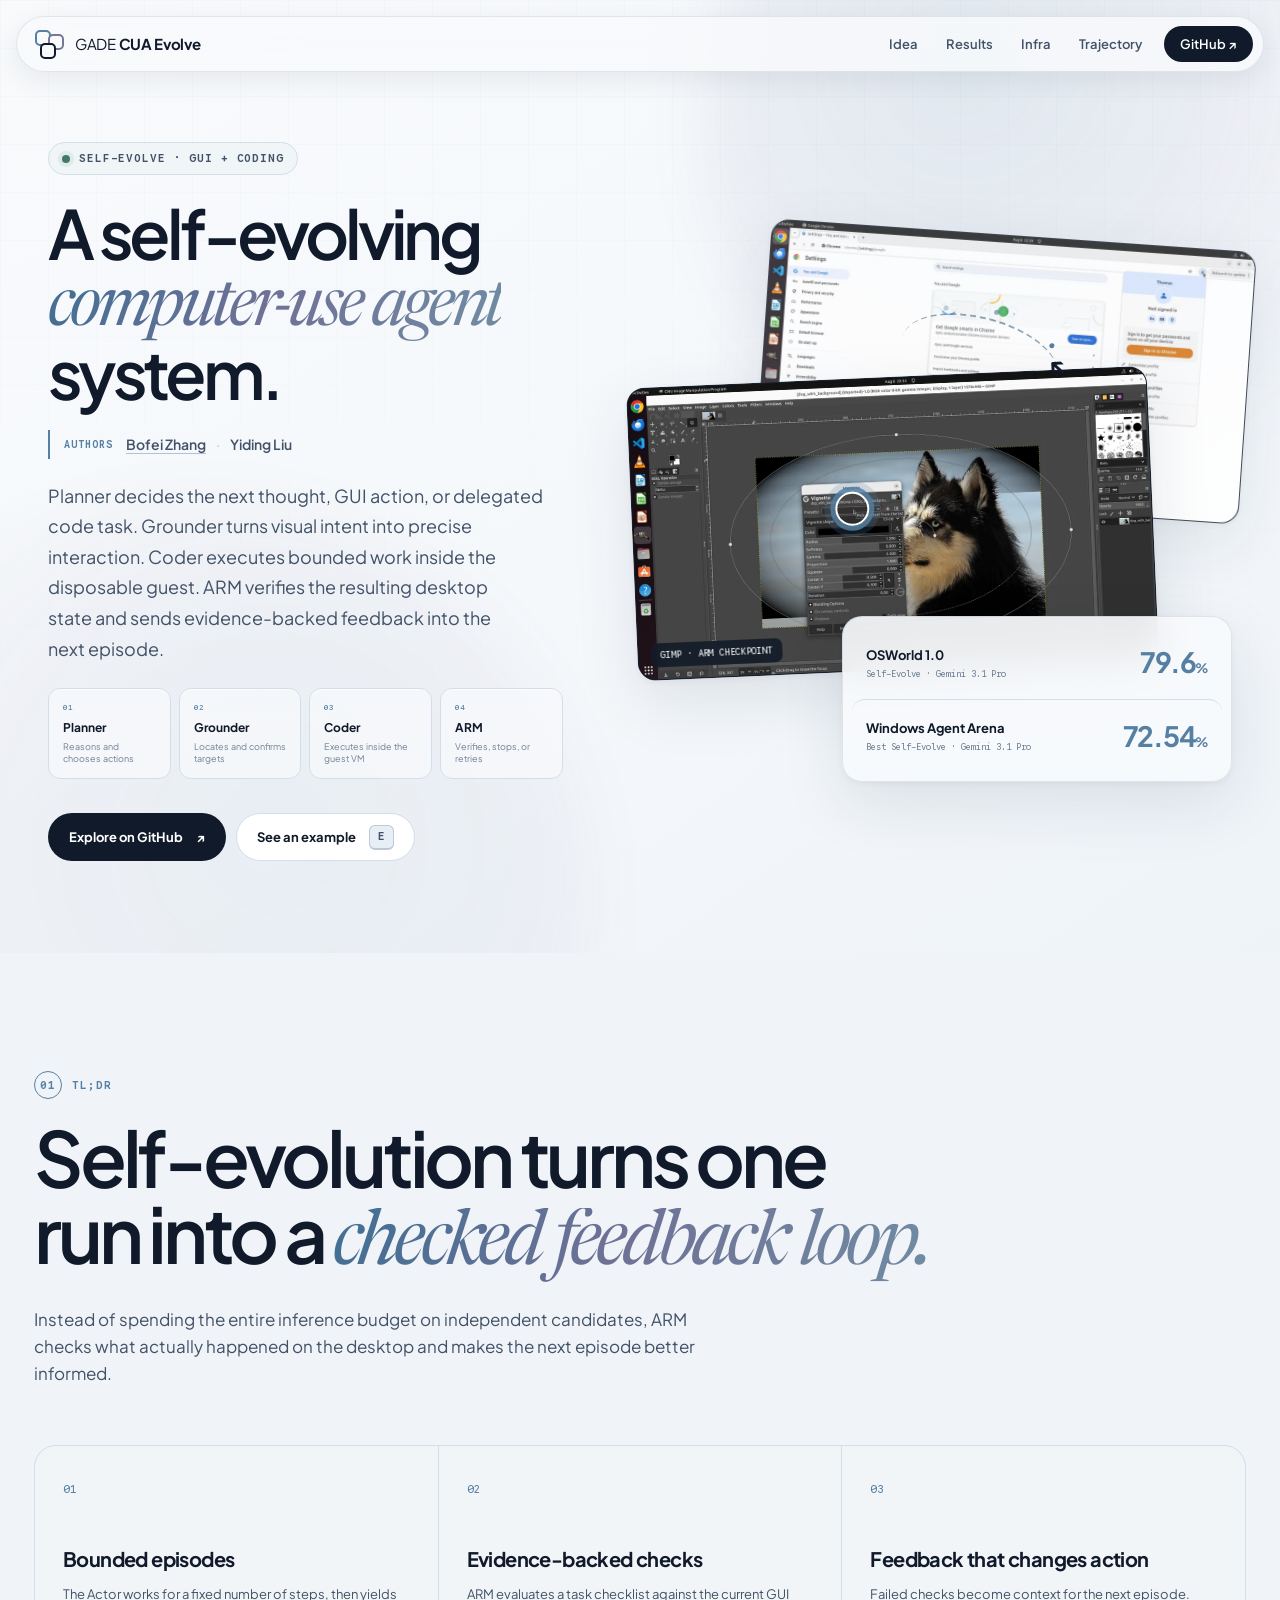
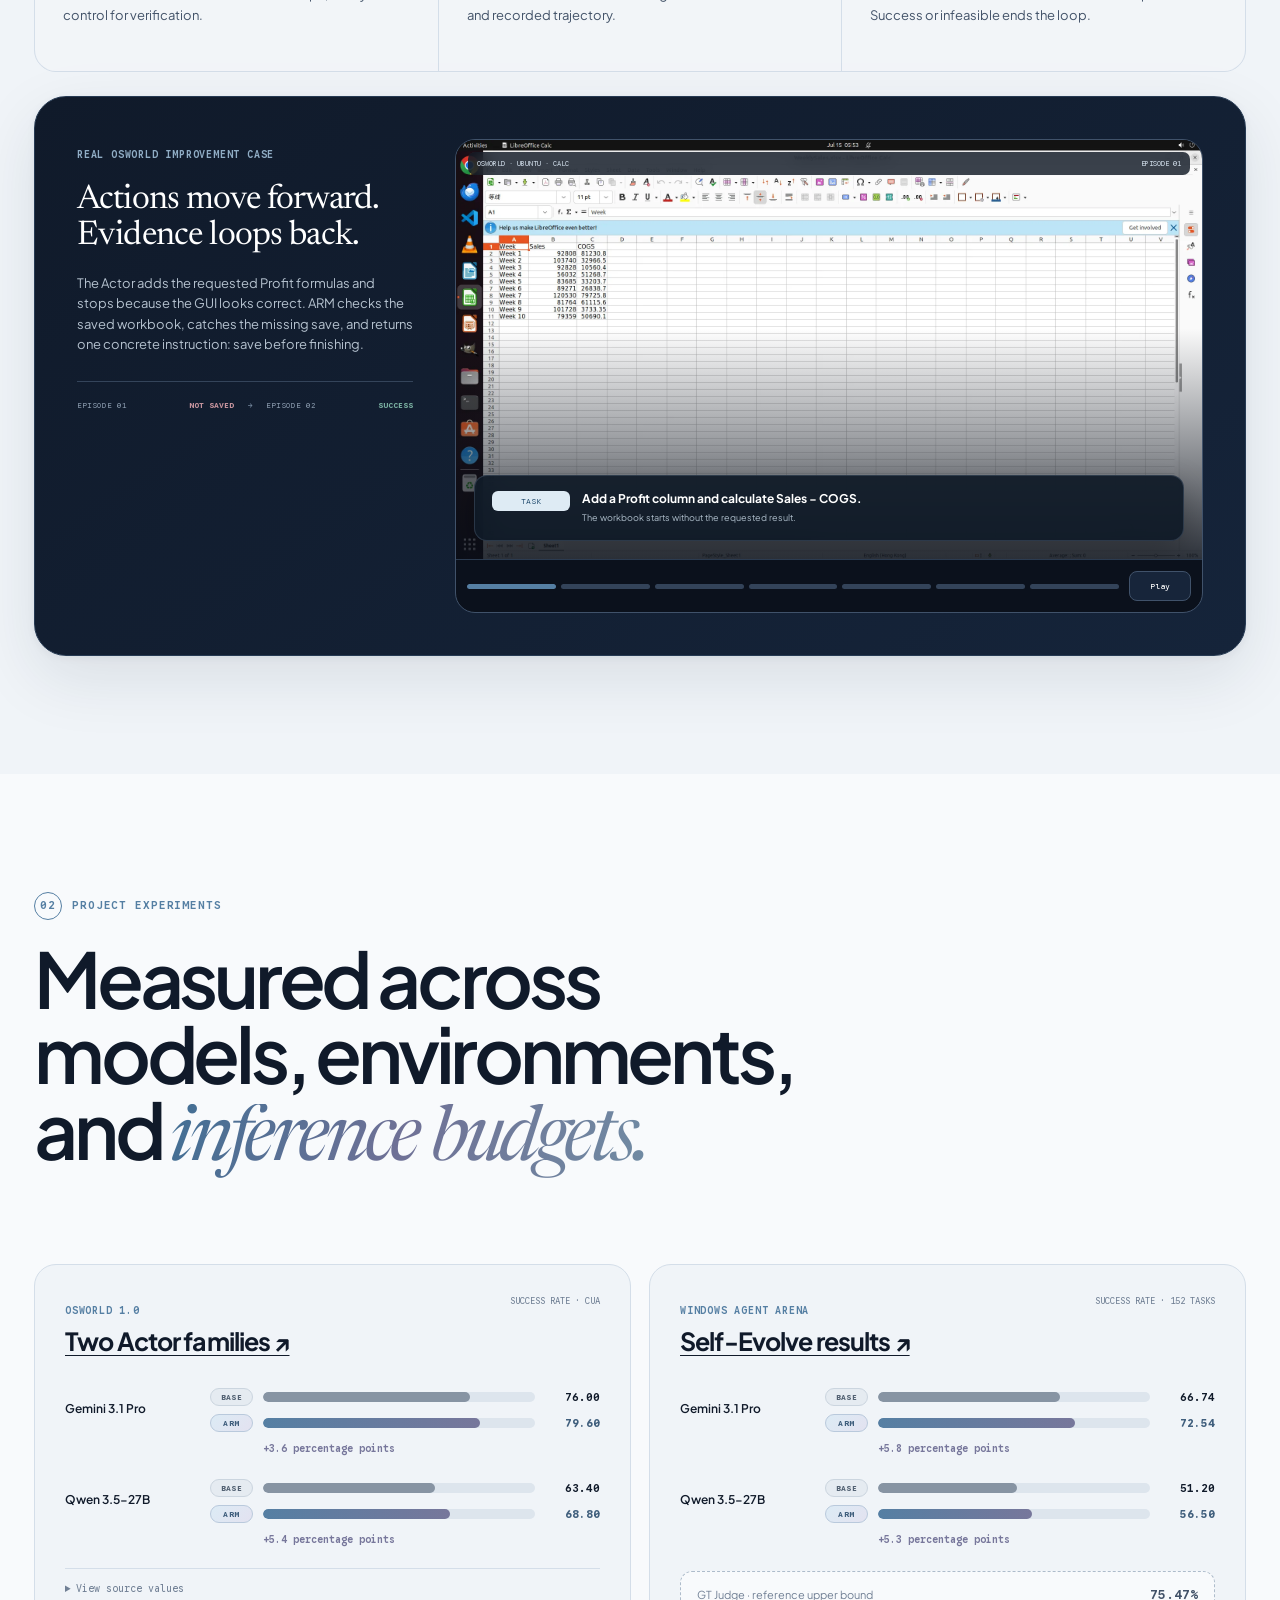
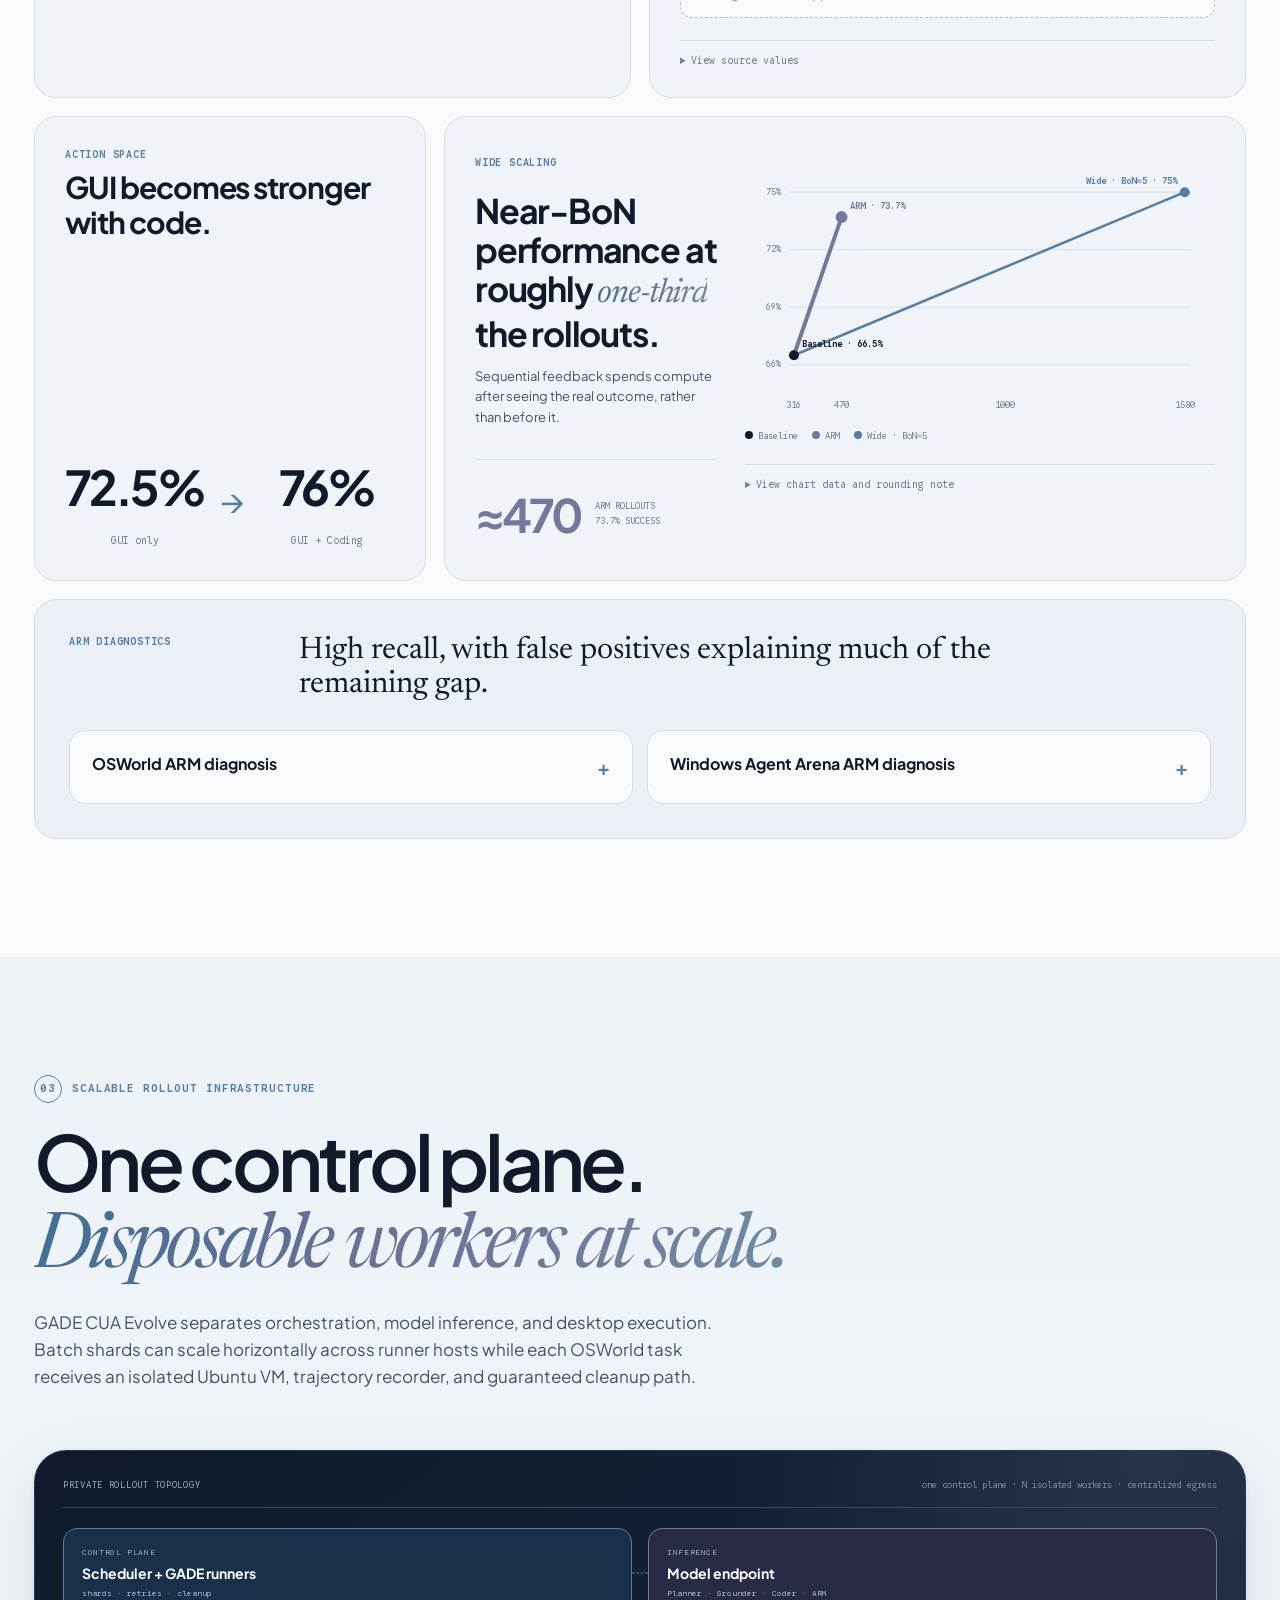
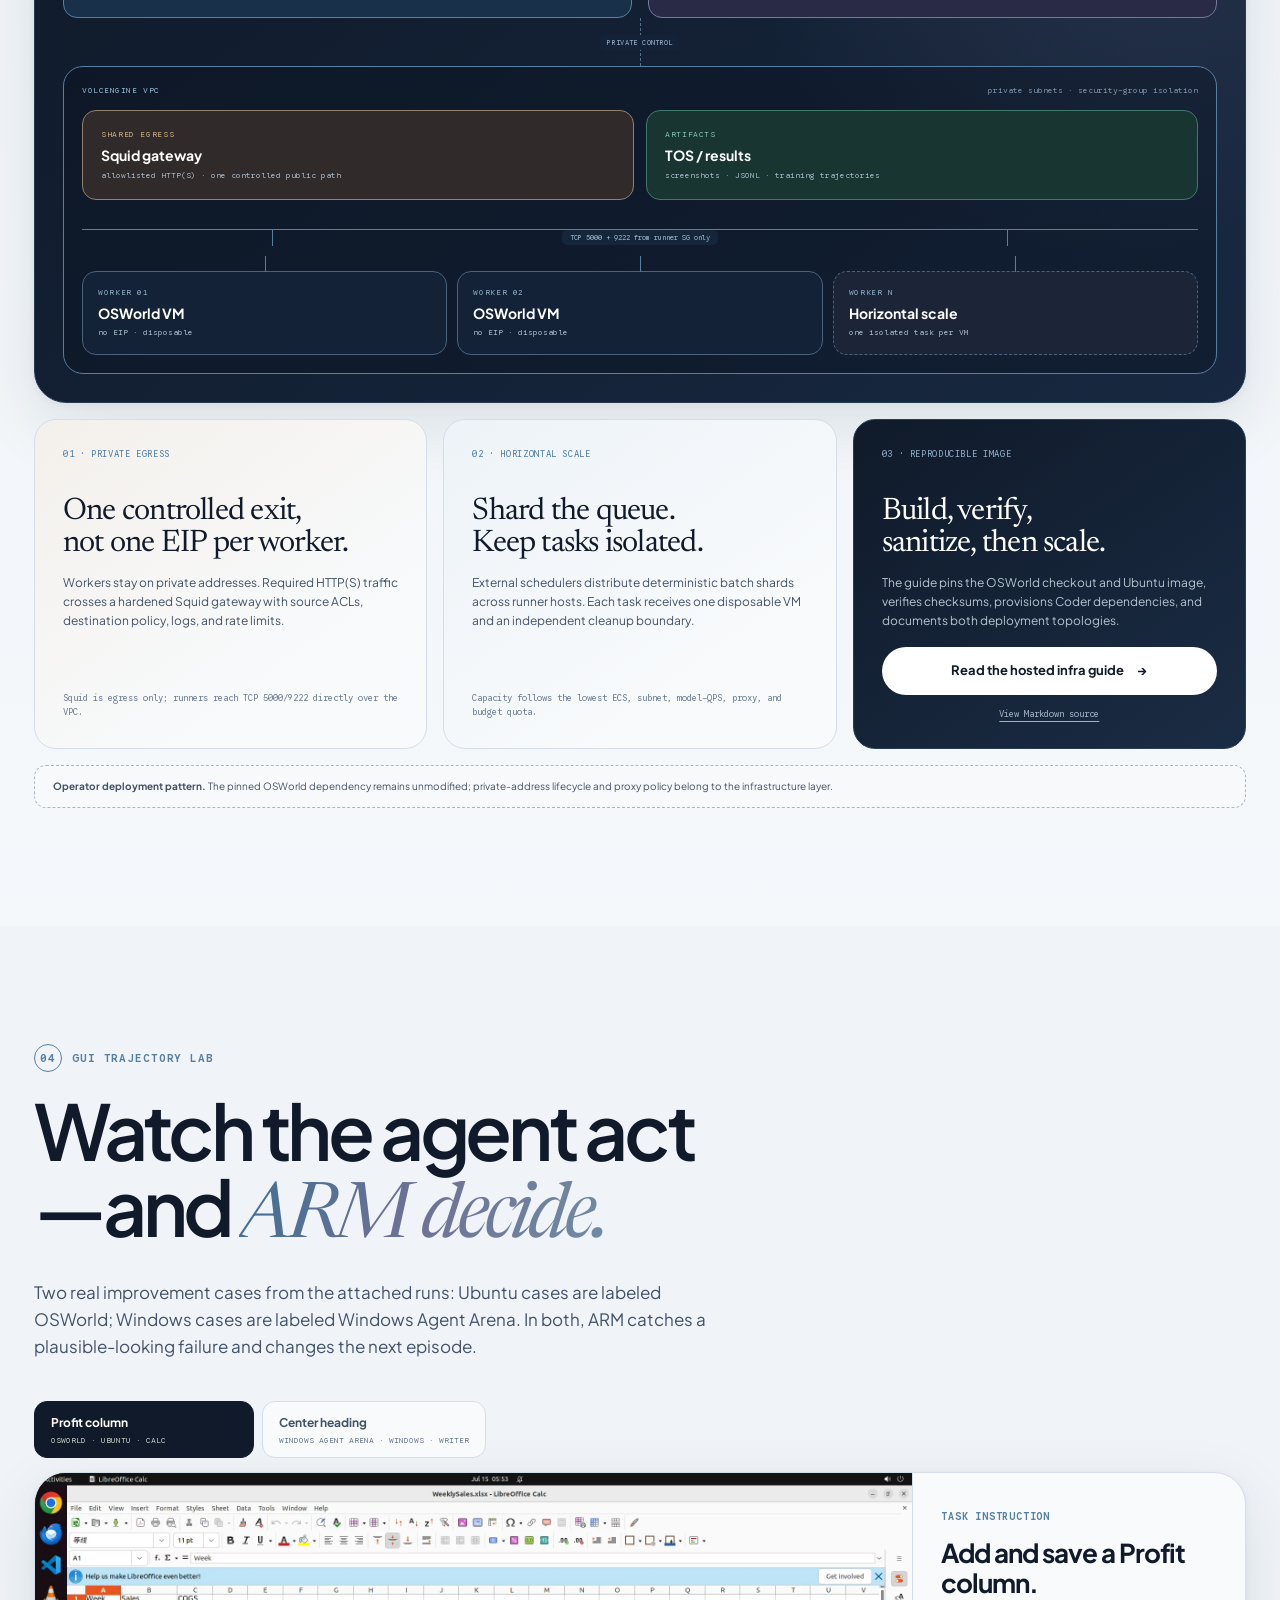
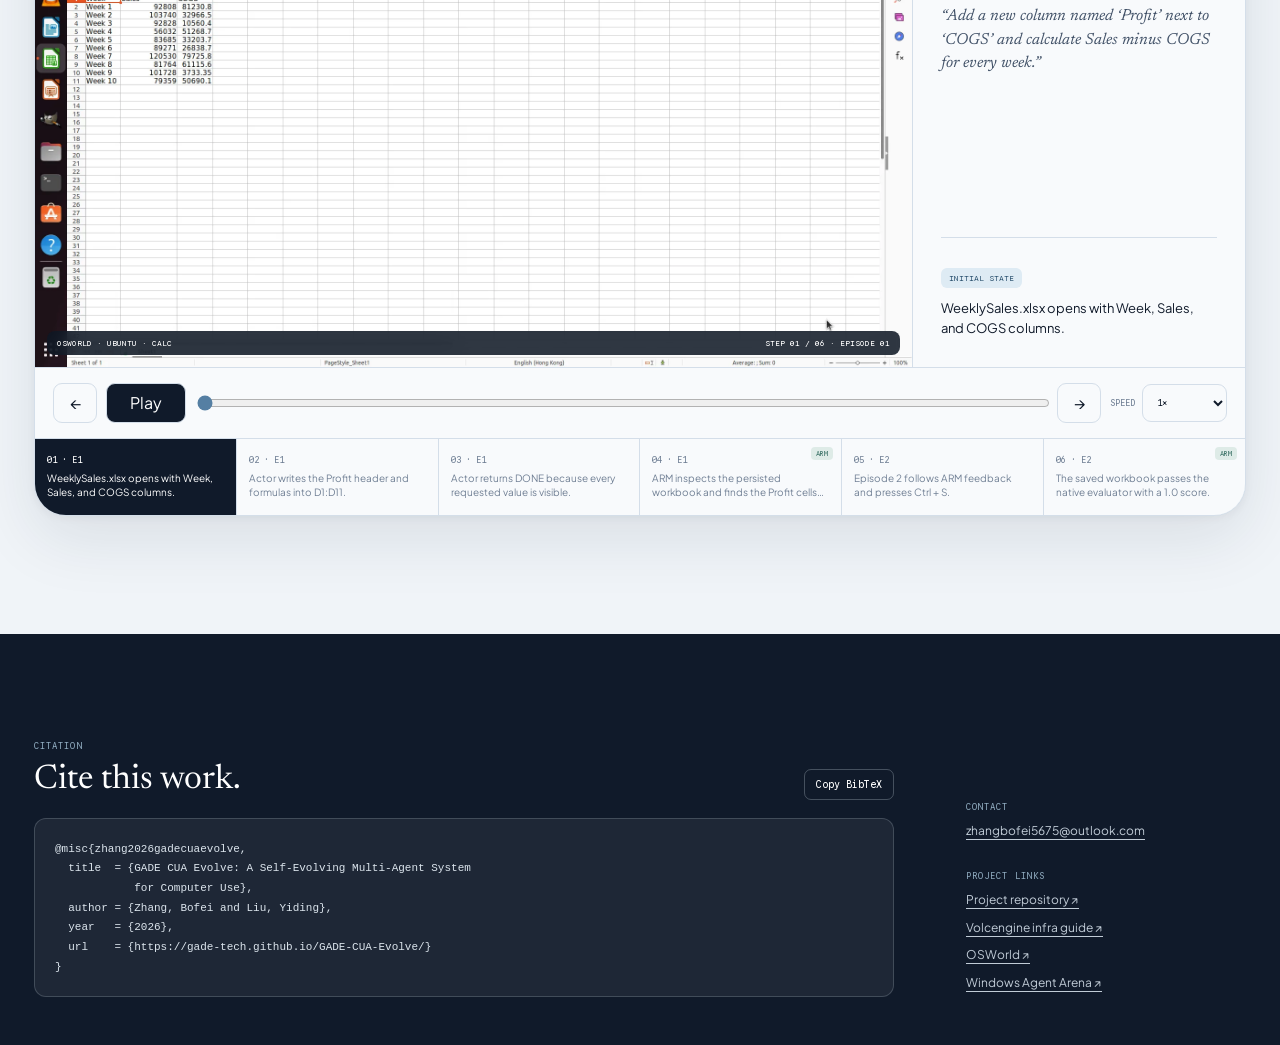
<file: docs/index.html>
<!doctype html>
<html lang="en">
<head>
  <meta charset="utf-8">
  <meta name="viewport" content="width=device-width, initial-scale=1">
  <meta name="description" content="GADE CUA Evolve is a self-evolving computer-use agent system and horizontally scalable OSWorld rollout infrastructure built around a Planner, Grounder, Coder, and Agentic Reward Model.">
  <meta name="author" content="Bofei Zhang, Yiding Liu">
  <meta property="og:type" content="website">
  <meta property="og:title" content="GADE CUA Evolve — A self-evolving computer-use agent system">
  <meta property="og:description" content="Planner, Grounder, Coder, and ARM run verified desktop rollouts on scalable disposable OSWorld workers.">
  <meta property="og:url" content="https://gade-tech.github.io/GADE-CUA-Evolve/">
  <meta property="og:image" content="https://gade-tech.github.io/GADE-CUA-Evolve/assets/hero/gimp.webp">
  <meta name="twitter:card" content="summary_large_image">
  <link rel="canonical" href="https://gade-tech.github.io/GADE-CUA-Evolve/">
  <link rel="icon" href="data:image/svg+xml,%3Csvg xmlns='http://www.w3.org/2000/svg' viewBox='0 0 64 64'%3E%3Crect width='64' height='64' rx='14' fill='%23101a2a'/%3E%3Ccircle cx='24' cy='32' r='7' fill='%23557fa3'/%3E%3Ccircle cx='40' cy='24' r='7' fill='%2377779b'/%3E%3Ccircle cx='40' cy='40' r='7' fill='%238da8bc'/%3E%3C/svg%3E">
  <link rel="preconnect" href="https://fonts.googleapis.com">
  <link rel="preconnect" href="https://fonts.gstatic.com" crossorigin>
  <link href="https://fonts.googleapis.com/css2?family=Google+Sans+Code:wght@400;500;600&family=Newsreader:ital,opsz,wght@0,6..72,400;0,6..72,500;1,6..72,400&family=Plus+Jakarta+Sans:wght@400;500;600;700&display=swap" rel="stylesheet">
  <link rel="stylesheet" href="styles.css?v=__BUILD_VERSION__">
  <title>GADE CUA Evolve — A self-evolving computer-use agent system</title>
</head>
<body>
  <a class="skip-link" href="#main">Skip to content</a>
  <div class="read-progress" id="readProgress" aria-hidden="true"></div>

  <nav class="site-nav" aria-label="Primary navigation">
    <a class="brand" href="#top" aria-label="GADE CUA Evolve home">
      <span class="brand-mark" aria-hidden="true"><i></i><i></i><i></i></span>
      <span>GADE <b>CUA Evolve</b></span>
    </a>
    <div class="nav-links">
      <a href="#idea">Idea</a>
      <a href="#results">Results</a>
      <a href="#infra">Infra</a>
      <a href="#trajectory">Trajectory</a>
      <a class="nav-github" href="https://github.com/GADE-Tech/GADE-CUA-Evolve">GitHub ↗</a>
    </div>
  </nav>

  <main id="main">
    <header class="hero" id="top">
      <div class="aurora aurora-a" aria-hidden="true"></div>
      <div class="aurora aurora-b" aria-hidden="true"></div>
      <div class="hero-inner">
        <div class="hero-copy reveal">
          <div class="eyebrow-chip"><span></span> Self-evolve · GUI + Coding</div>
          <h1>A self-evolving<br><em>computer-use agent</em><br>system.</h1>
          <p class="hero-authors" aria-label="Authors: Bofei Zhang and Yiding Liu"><span>Authors</span><b><a href="mailto:zhangbofei5675@outlook.com" title="Email Bofei Zhang">Bofei Zhang</a></b><i>·</i><b>Yiding Liu</b></p>
          <p class="hero-lede">Planner decides the next thought, GUI action, or delegated code task. Grounder turns visual intent into precise interaction. Coder executes bounded work inside the disposable guest. ARM verifies the resulting desktop state and sends evidence-backed feedback into the next episode.</p>
          <div class="agent-roles" aria-label="Planner, Grounder, Coder, and ARM system roles">
            <article><span>01</span><strong>Planner</strong><small>Reasons and chooses actions</small></article>
            <article><span>02</span><strong>Grounder</strong><small>Locates and confirms targets</small></article>
            <article><span>03</span><strong>Coder</strong><small>Executes inside the guest VM</small></article>
            <article><span>04</span><strong>ARM</strong><small>Verifies, stops, or retries</small></article>
          </div>
          <div class="hero-actions">
            <a class="button button-primary" href="https://github.com/GADE-Tech/GADE-CUA-Evolve">Explore on GitHub <span aria-hidden="true">↗</span></a>
            <a class="button button-secondary" id="exampleLink" href="#trajectory">See an example <kbd>E</kbd></a>
          </div>
        </div>

        <div class="hero-stage reveal" aria-label="Real desktop executions and benchmark highlights">
          <div class="desktop-card desktop-card-back">
            <img src="assets/hero/chrome.webp" alt="Chrome profile task completed by the computer-use agent" width="1280" height="720">
            <span class="desktop-label">Chrome · task state verified</span>
          </div>
          <div class="desktop-card desktop-card-front">
            <img src="assets/hero/gimp.webp" alt="GIMP Vignette window opened by the computer-use agent" width="1280" height="720">
            <span class="desktop-label">GIMP · ARM checkpoint</span>
            <span class="hero-click" aria-hidden="true"></span>
          </div>
          <div class="cursor-trail" aria-hidden="true"><i></i><i></i><i></i><b>↖</b></div>
          <div class="score-panel" id="heroScores" aria-label="Featured project experiment results"></div>
        </div>
      </div>
    </header>

    <section class="tldr section" id="idea">
      <div class="section-inner">
        <div class="section-heading reveal">
          <div class="section-tag"><span>01</span> TL;DR</div>
          <h2>Self-evolution turns one run into a <em>checked feedback loop.</em></h2>
          <p>Instead of spending the entire inference budget on independent candidates, ARM checks what actually happened on the desktop and makes the next episode better informed.</p>
        </div>

        <div class="quickscan reveal" aria-label="Three principles of self-evolution">
          <article><span>01</span><h3>Bounded episodes</h3><p>The Actor works for a fixed number of steps, then yields control for verification.</p></article>
          <article><span>02</span><h3>Evidence-backed checks</h3><p>ARM evaluates a task checklist against the current GUI and recorded trajectory.</p></article>
          <article><span>03</span><h3>Feedback that changes action</h3><p>Failed checks become context for the next episode. Success or infeasible ends the loop.</p></article>
        </div>

        <div class="loop-card reveal" aria-label="Animated self-evolve example from an OSWorld task">
          <div class="loop-copy">
            <span class="micro-label">REAL OSWORLD IMPROVEMENT CASE</span>
            <h3>Actions move forward.<br>Evidence loops back.</h3>
            <p>The Actor adds the requested Profit formulas and stops because the GUI looks correct. ARM checks the saved workbook, catches the missing save, and returns one concrete instruction: save before finishing.</p>
            <div class="loop-result"><span>EPISODE 01</span><b>NOT SAVED</b><i>→</i><span>EPISODE 02</span><b>SUCCESS</b></div>
          </div>
          <div class="loop-demo" id="loopDemo">
            <div class="loop-screen">
              <img id="loopImage" src="assets/trajectories/osworld-profit/initial.webp" alt="OSWorld LibreOffice Calc task state" width="1920" height="1080">
              <div class="loop-screen-bar"><span>OSWORLD · UBUNTU · CALC</span><span id="loopEpisode">EPISODE 01</span></div>
              <div class="loop-event" id="loopEvent" aria-live="polite">
                <span id="loopPhase">TASK</span>
                <strong id="loopTitle">Add a Profit column and calculate Sales − COGS.</strong>
                <p id="loopDetail">The workbook starts without the requested result.</p>
              </div>
            </div>
            <div class="loop-controls">
              <div class="loop-rail" id="loopRail" aria-label="Self-evolve example steps"></div>
              <button id="loopToggle" type="button" aria-label="Pause self-evolve example">Pause</button>
            </div>
          </div>
        </div>
      </div>
    </section>

    <section class="results section" id="results">
      <div class="section-inner">
        <div class="section-heading results-heading reveal">
          <div><div class="section-tag"><span>02</span> Project experiments</div><h2>Measured across models, environments, and <em>inference budgets.</em></h2></div>
        </div>

        <div class="results-grid">
          <article class="result-card benchmark-card reveal">
            <div class="card-head"><div><span class="micro-label">OSWORLD 1.0</span><h3><a href="https://github.com/xlang-ai/OSWorld">Two Actor families ↗</a></h3></div><span class="card-note">Success rate · CUA</span></div>
            <div id="osworldBars" class="paired-bars"></div>
            <details class="data-table"><summary>View source values</summary><div id="osworldTable"></div></details>
          </article>

          <article class="result-card benchmark-card reveal">
            <div class="card-head"><div><span class="micro-label">WINDOWS AGENT ARENA</span><h3><a href="https://github.com/microsoft/WindowsAgentArena">Self-Evolve results ↗</a></h3></div><span class="card-note">Success rate · 152 tasks</span></div>
            <div id="windowsBars" class="paired-bars"></div>
            <div class="upper-bound" id="gtJudge"></div>
            <details class="data-table"><summary>View source values</summary><div id="windowsTable"></div></details>
          </article>

          <article class="result-card compact-card reveal">
            <span class="micro-label">ACTION SPACE</span>
            <h3>GUI becomes stronger with code.</h3>
            <div id="guiCoding" class="slope-chart" aria-label="GUI versus GUI plus Coding result"></div>
          </article>

          <article class="result-card scaling-card reveal">
            <div class="scaling-copy"><span class="micro-label">WIDE SCALING</span><h3>Near-BoN performance at roughly <em>one-third</em> the rollouts.</h3><p>Sequential feedback spends compute after seeing the real outcome, rather than before it.</p><div class="rollout-stat"><strong>≈470</strong><span>ARM rollouts<br>73.7% success</span></div></div>
            <div class="canvas-wrap"><canvas id="scalingChart" role="img" aria-label="Success rate versus rollout count for baseline, ARM, and wide scaling"></canvas><div class="chart-legend"><span><i class="legend-baseline"></i>Baseline</span><span><i class="legend-arm"></i>ARM</span><span><i class="legend-wide"></i>Wide · BoN≈5</span></div><details class="data-table"><summary>View chart data and rounding note</summary><div id="scalingTable"></div><p>The source contains minor annotations such as 469/73.8 and 495/73.7. This page uses the rounded comparison ≈470/73.7.</p></details></div>
          </article>
        </div>

        <div class="diagnostics reveal">
          <div class="diagnostics-head"><span class="micro-label">ARM DIAGNOSTICS</span><h3>High recall, with false positives explaining much of the remaining gap.</h3></div>
          <div id="diagnosticCards" class="diagnostic-grid"></div>
        </div>
      </div>
    </section>

    <section class="infra section" id="infra">
      <div class="section-inner">
        <div class="section-heading infra-heading reveal">
          <div class="section-tag"><span>03</span> Scalable rollout infrastructure</div>
          <h2>One control plane.<br><em>Disposable workers at scale.</em></h2>
          <p>GADE CUA Evolve separates orchestration, model inference, and desktop execution. Batch shards can scale horizontally across runner hosts while each OSWorld task receives an isolated Ubuntu VM, trajectory recorder, and guaranteed cleanup path.</p>
        </div>

        <div class="infra-layout reveal">
          <div class="infra-topology" role="img" aria-label="Private VPC architecture with GADE runners, a shared Squid egress gateway, model endpoint, object storage, and disposable OSWorld workers without public IP addresses">
            <div class="infra-map-head"><span>PRIVATE ROLLOUT TOPOLOGY</span><small>one control plane · N isolated workers · centralized egress</small></div>
            <div class="infra-external">
              <div class="infra-node node-control"><span>CONTROL PLANE</span><strong>Scheduler + GADE runners</strong><small>shards · retries · cleanup</small></div>
              <div class="infra-node node-model"><span>INFERENCE</span><strong>Model endpoint</strong><small>Planner · Grounder · Coder · ARM</small></div>
            </div>
            <div class="infra-link link-down"><span>private control</span></div>
            <div class="vpc-frame">
              <div class="vpc-label"><span>VOLCENGINE VPC</span><small>private subnets · security-group isolation</small></div>
              <div class="gateway-row">
                <div class="infra-node node-proxy"><span>SHARED EGRESS</span><strong>Squid gateway</strong><small>allowlisted HTTP(S) · one controlled public path</small></div>
                <div class="infra-node node-store"><span>ARTIFACTS</span><strong>TOS / results</strong><small>screenshots · JSONL · training trajectories</small></div>
              </div>
              <div class="worker-bus"><span>TCP 5000 + 9222 from runner SG only</span></div>
              <div class="worker-grid">
                <div class="infra-node worker"><span>WORKER 01</span><strong>OSWorld VM</strong><small>no EIP · disposable</small></div>
                <div class="infra-node worker"><span>WORKER 02</span><strong>OSWorld VM</strong><small>no EIP · disposable</small></div>
                <div class="infra-node worker worker-more"><span>WORKER N</span><strong>Horizontal scale</strong><small>one isolated task per VM</small></div>
              </div>
            </div>
          </div>

          <div class="infra-feature-grid">
            <article class="infra-feature feature-egress">
              <span class="infra-feature-index">01 · PRIVATE EGRESS</span>
              <h3>One controlled exit,<br>not one EIP per worker.</h3>
              <p>Workers stay on private addresses. Required HTTP(S) traffic crosses a hardened Squid gateway with source ACLs, destination policy, logs, and rate limits.</p>
              <small>Squid is egress only; runners reach TCP 5000/9222 directly over the VPC.</small>
            </article>
            <article class="infra-feature feature-scale">
              <span class="infra-feature-index">02 · HORIZONTAL SCALE</span>
              <h3>Shard the queue.<br>Keep tasks isolated.</h3>
              <p>External schedulers distribute deterministic batch shards across runner hosts. Each task receives one disposable VM and an independent cleanup boundary.</p>
              <small>Capacity follows the lowest ECS, subnet, model-QPS, proxy, and budget quota.</small>
            </article>
            <article class="infra-feature feature-guide">
              <span class="infra-feature-index">03 · REPRODUCIBLE IMAGE</span>
              <h3>Build, verify,<br>sanitize, then scale.</h3>
              <p>The guide pins the OSWorld checkout and Ubuntu image, verifies checksums, provisions Coder dependencies, and documents both deployment topologies.</p>
              <a class="button button-primary" href="volcengine-osworld-v1.html">Read the hosted infra guide <span aria-hidden="true">→</span></a>
              <a class="infra-source-link" href="volcengine-osworld-v1.md">View Markdown source</a>
            </article>
          </div>
          <p class="infra-caveat"><strong>Operator deployment pattern.</strong> The pinned OSWorld dependency remains unmodified; private-address lifecycle and proxy policy belong to the infrastructure layer.</p>
        </div>
      </div>
    </section>

    <section class="trajectory section" id="trajectory">
      <div class="section-inner">
        <div class="section-heading reveal">
          <div class="section-tag"><span>04</span> GUI Trajectory Lab</div>
          <h2>Watch the agent act—and <em>ARM decide.</em></h2>
          <p>Two real improvement cases from the attached runs: Ubuntu cases are labeled OSWorld; Windows cases are labeled Windows Agent Arena. In both, ARM catches a plausible-looking failure and changes the next episode.</p>
        </div>

        <div class="case-tabs reveal" id="caseTabs" role="tablist" aria-label="Choose a trajectory case"></div>

        <div class="trajectory-player reveal" id="trajectoryPlayer" tabindex="-1" aria-label="Interactive self-evolve trajectory player">
          <div class="trajectory-screen" id="trajectoryScreen">
            <img id="trajectoryImage" src="assets/trajectories/osworld-profit/initial.webp" alt="Initial OSWorld LibreOffice Calc state" width="1920" height="1080" decoding="async">
            <span class="click-marker" id="clickMarker" hidden aria-hidden="true"><i></i></span>
            <div class="trajectory-image-error" id="trajectoryImageError" hidden>Screenshot unavailable. Choose another step to retry.</div>
            <div class="screen-chrome"><span id="trajectoryEnvironment">OSWORLD · UBUNTU · CALC</span><span id="screenStep">STEP 01 / 06</span></div>
          </div>

          <aside class="trajectory-info">
            <div>
              <span class="micro-label">TASK INSTRUCTION</span>
              <h3 id="trajectoryTitle">Add and save a Profit column.</h3>
              <blockquote id="trajectoryInstruction"></blockquote>
            </div>
            <div class="action-readout"><span id="actionType">INITIAL STATE</span><p id="actionLabel">Initial desktop state</p></div>
            <div class="arm-verdict" id="armVerdict" hidden></div>
          </aside>

          <div class="trajectory-controls">
            <button id="previousStep" type="button" aria-label="Previous trajectory step">←</button>
            <button id="playTrajectory" type="button" class="play-button" aria-label="Play trajectory">Play</button>
            <input id="trajectoryRange" type="range" min="0" max="5" value="0" aria-label="Trajectory step">
            <button id="nextStep" type="button" aria-label="Next trajectory step">→</button>
            <label class="speed-control">Speed<select id="trajectorySpeed" aria-label="Playback speed"><option value="0.75">0.75×</option><option value="1" selected>1×</option><option value="1.5">1.5×</option></select></label>
          </div>
          <div class="trajectory-timeline" id="trajectoryTimeline" aria-label="Manual trajectory frame browser"></div>
        </div>
      </div>
    </section>
  </main>

  <footer>
    <div class="footer-inner">
      <div class="footer-citation">
        <div class="footer-citation-head"><div><span>Citation</span><h2>Cite this work.</h2></div><button id="copyCitation" type="button" aria-label="Copy BibTeX citation">Copy BibTeX</button></div>
        <pre id="citationBibtex"><code>@misc{zhang2026gadecuaevolve,
  title  = {GADE CUA Evolve: A Self-Evolving Multi-Agent System
            for Computer Use},
  author = {Zhang, Bofei and Liu, Yiding},
  year   = {2026},
  url    = {https://gade-tech.github.io/GADE-CUA-Evolve/}
}</code></pre>
      </div>
      <div class="footer-meta"><span>Contact</span><a href="mailto:zhangbofei5675@outlook.com">zhangbofei5675@outlook.com</a><span>Project links</span><a href="https://github.com/GADE-Tech/GADE-CUA-Evolve">Project repository ↗</a><a href="volcengine-osworld-v1.html">Volcengine infra guide ↗</a><a href="https://github.com/xlang-ai/OSWorld">OSWorld ↗</a><a href="https://github.com/microsoft/WindowsAgentArena">Windows Agent Arena ↗</a></div>
    </div>
  </footer>

  <script src="site-data.js?v=__BUILD_VERSION__"></script>
  <script src="app.js?v=__BUILD_VERSION__"></script>
</body>
</html>
</file>
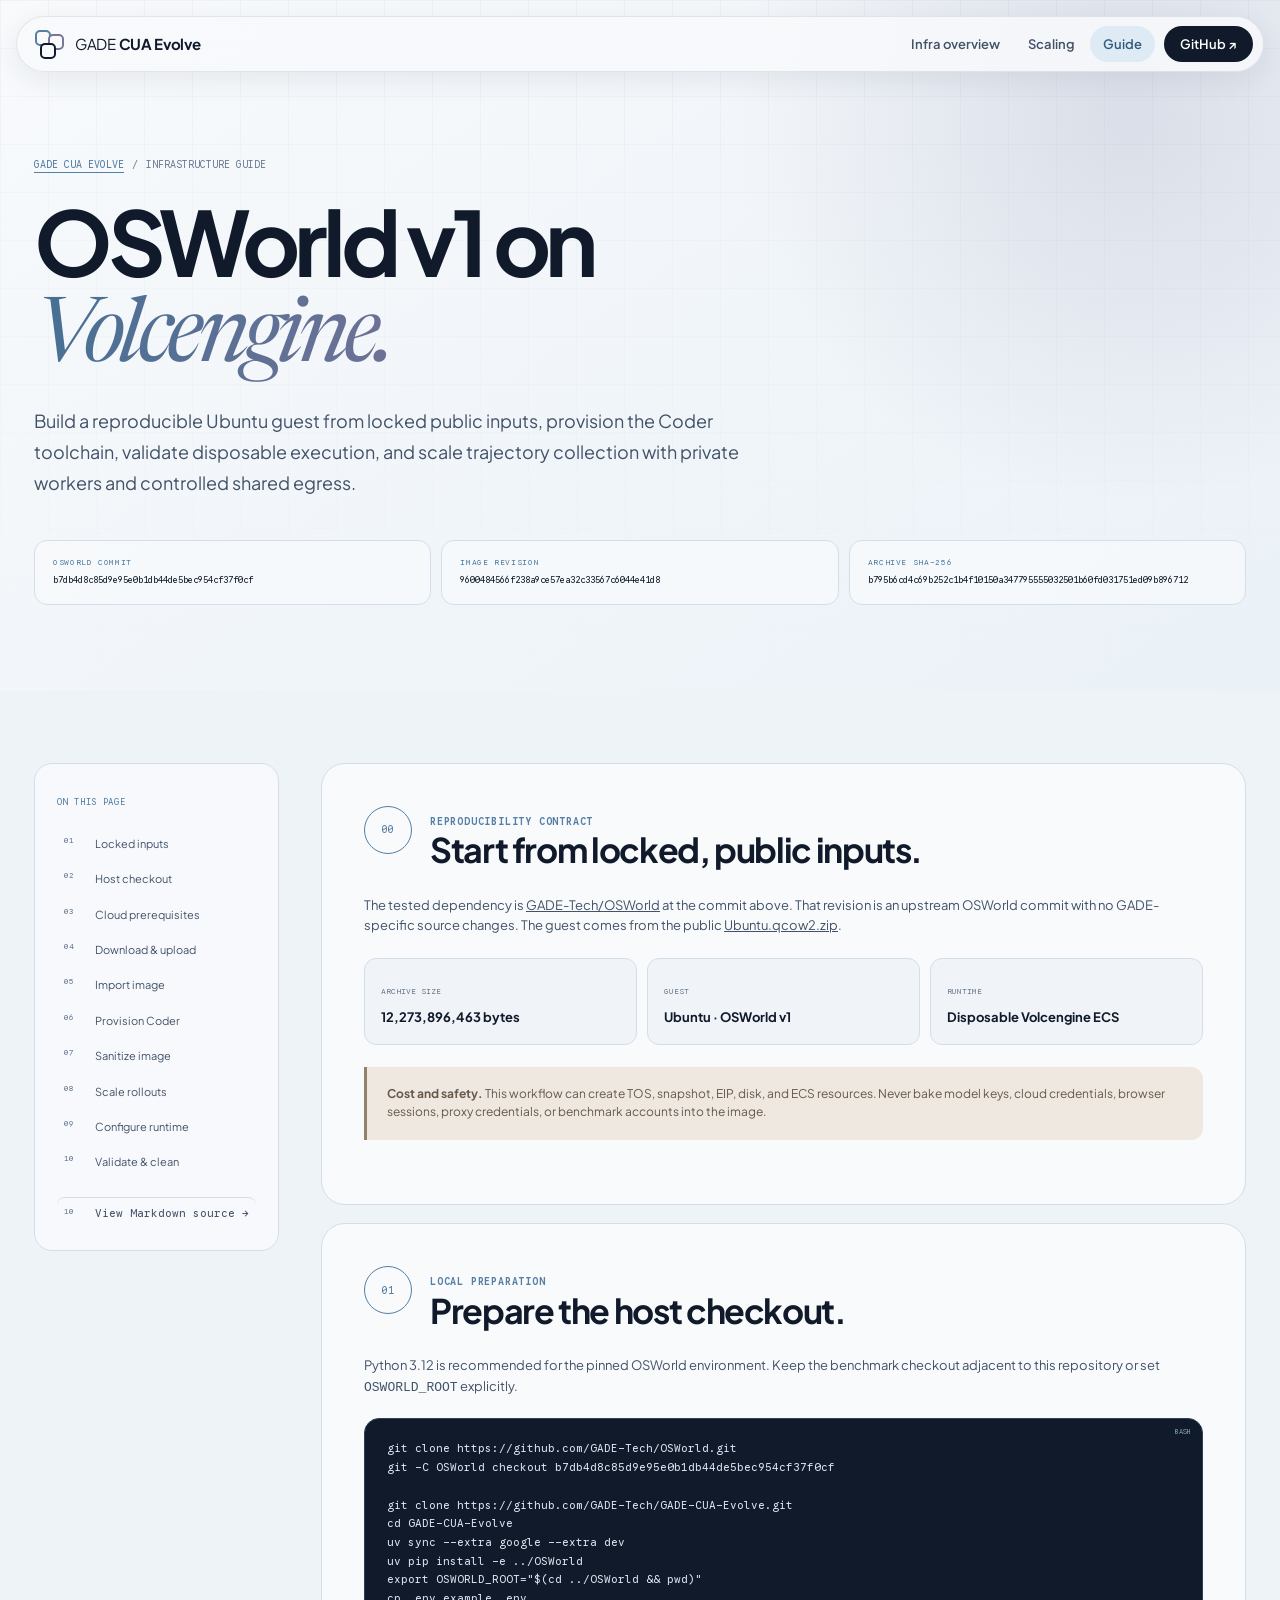
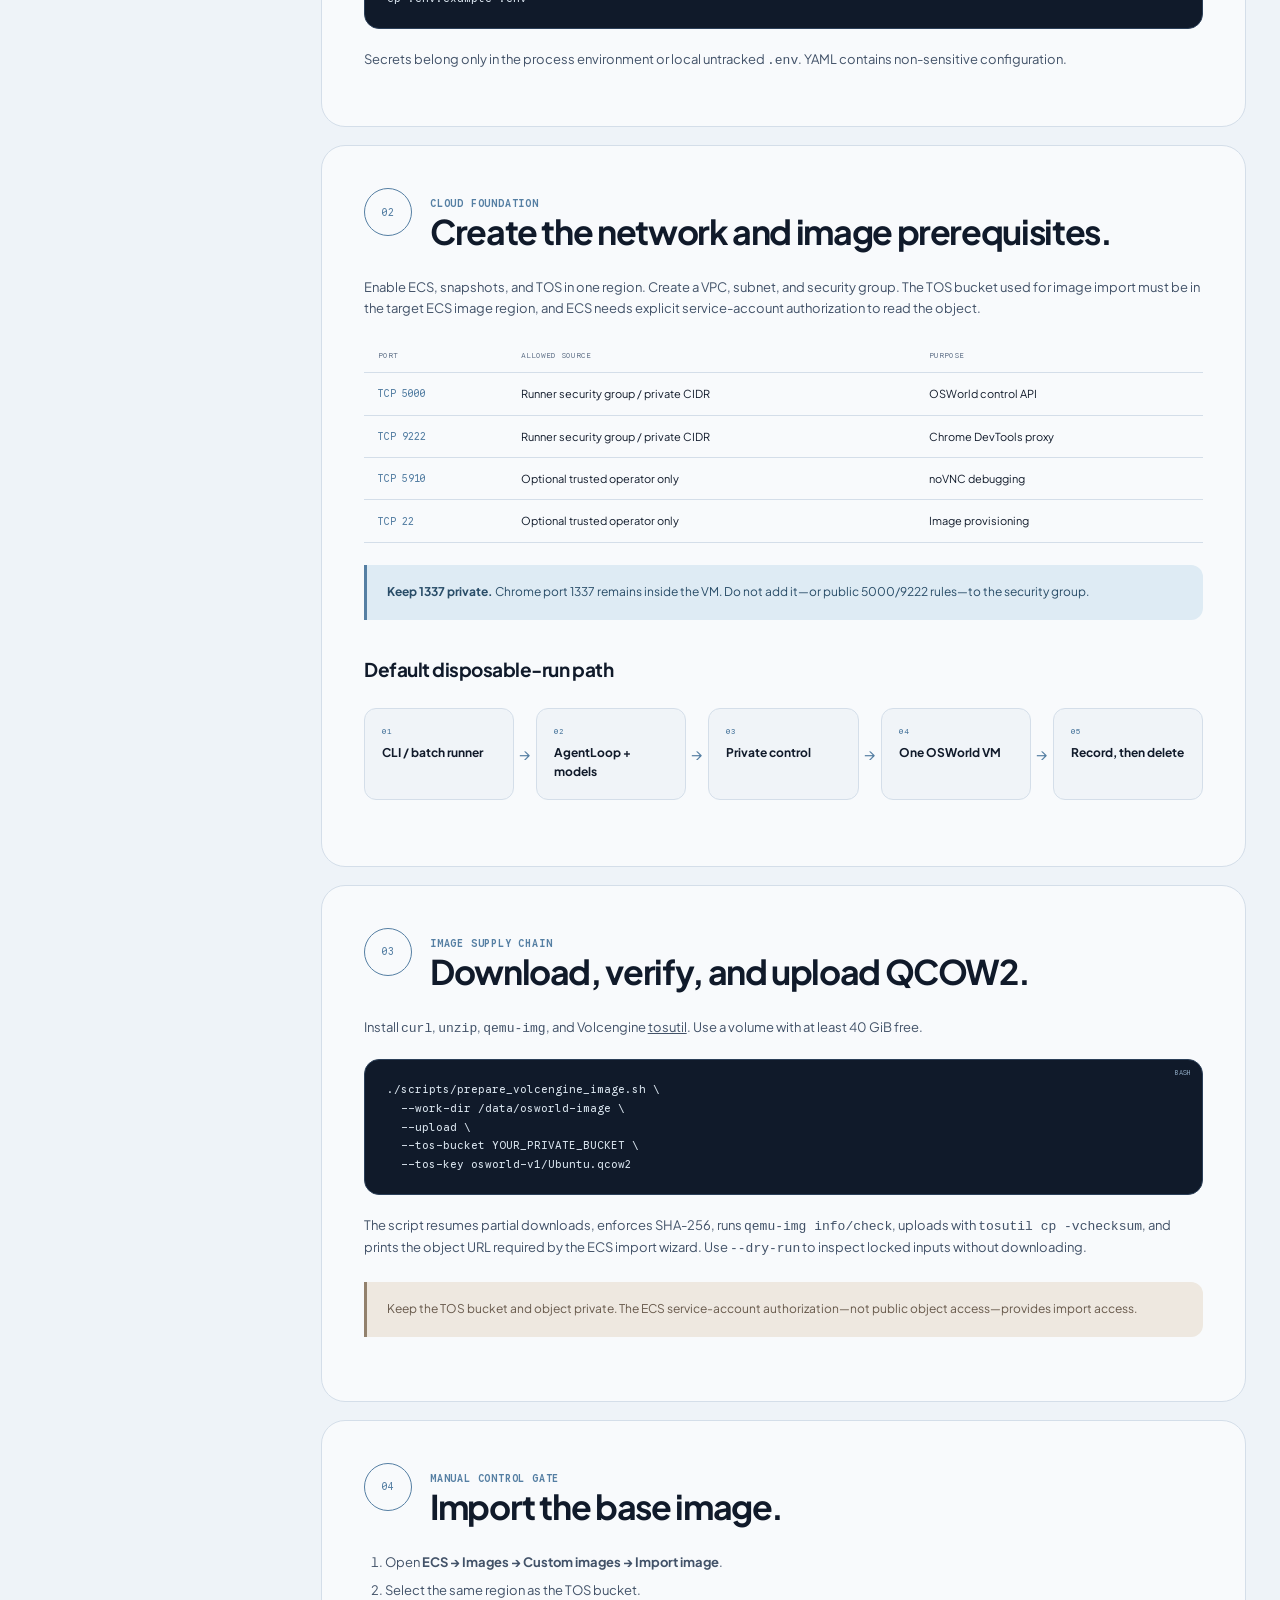
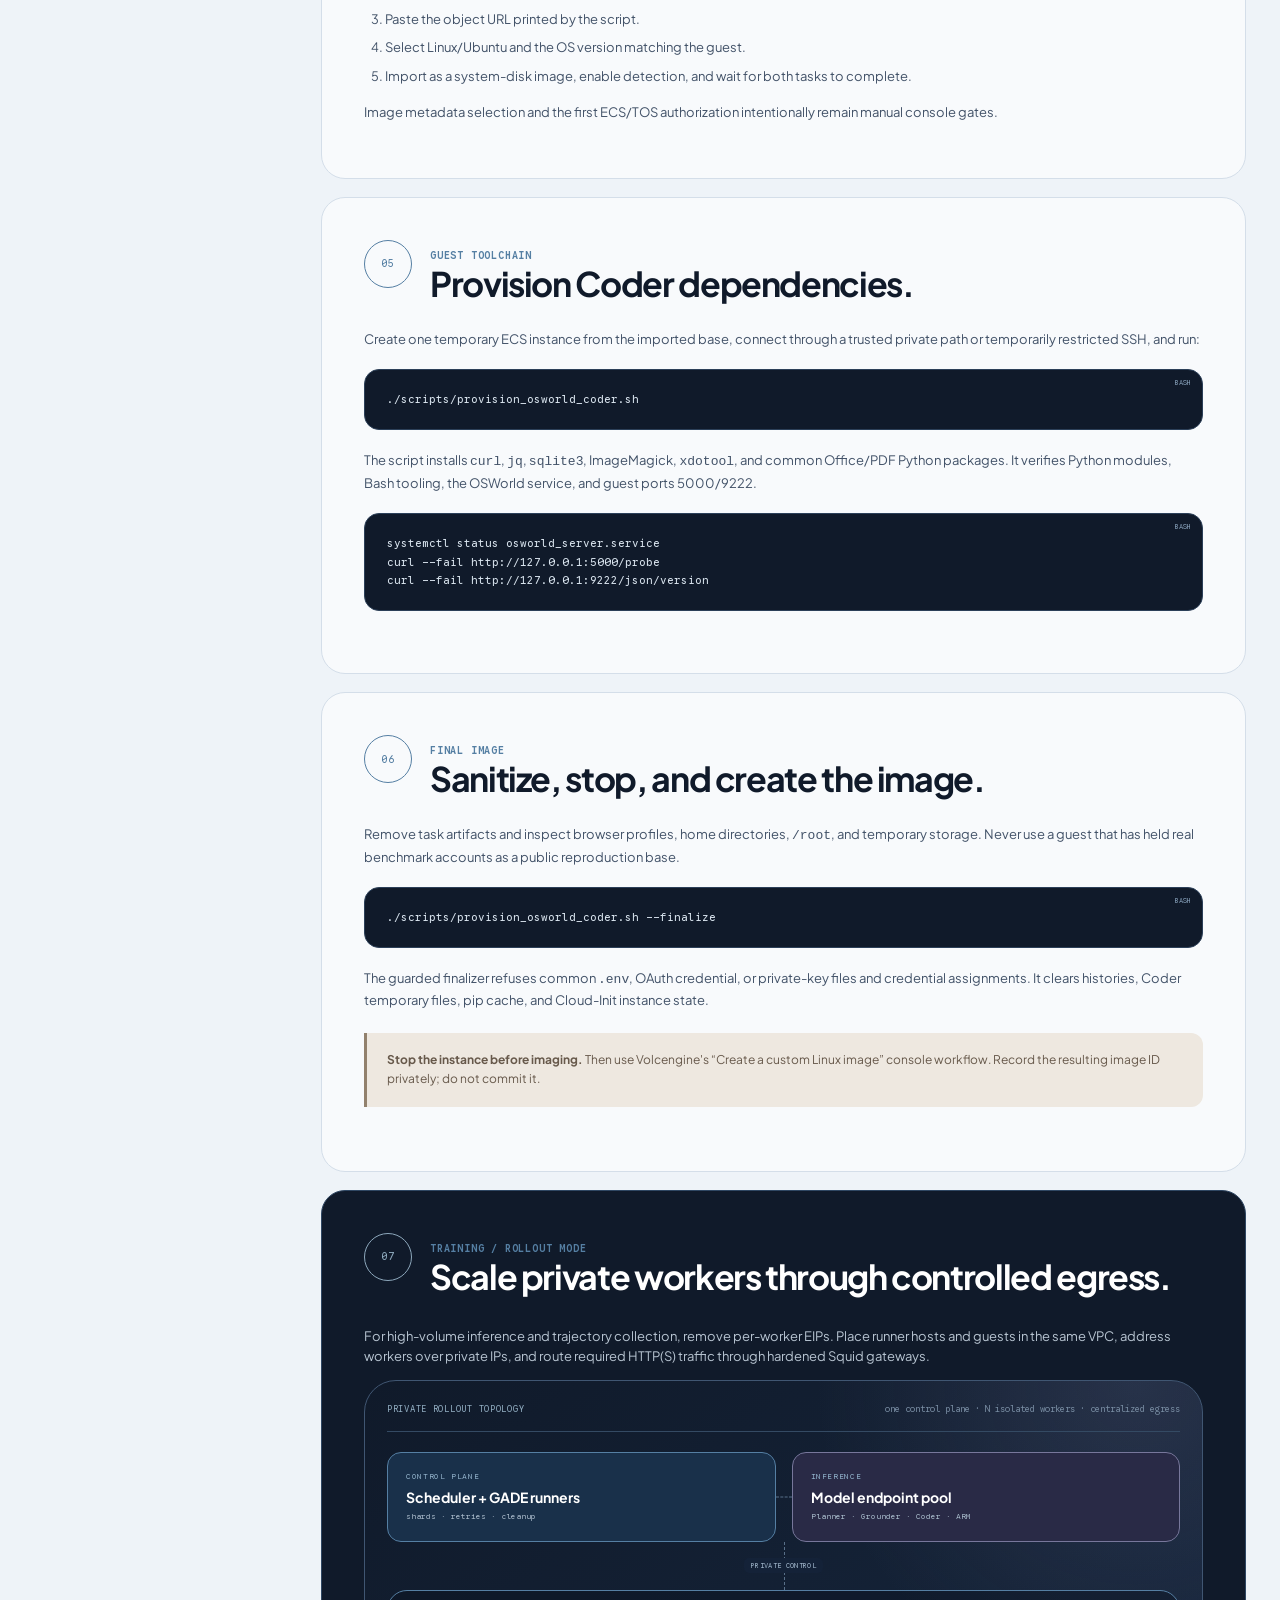
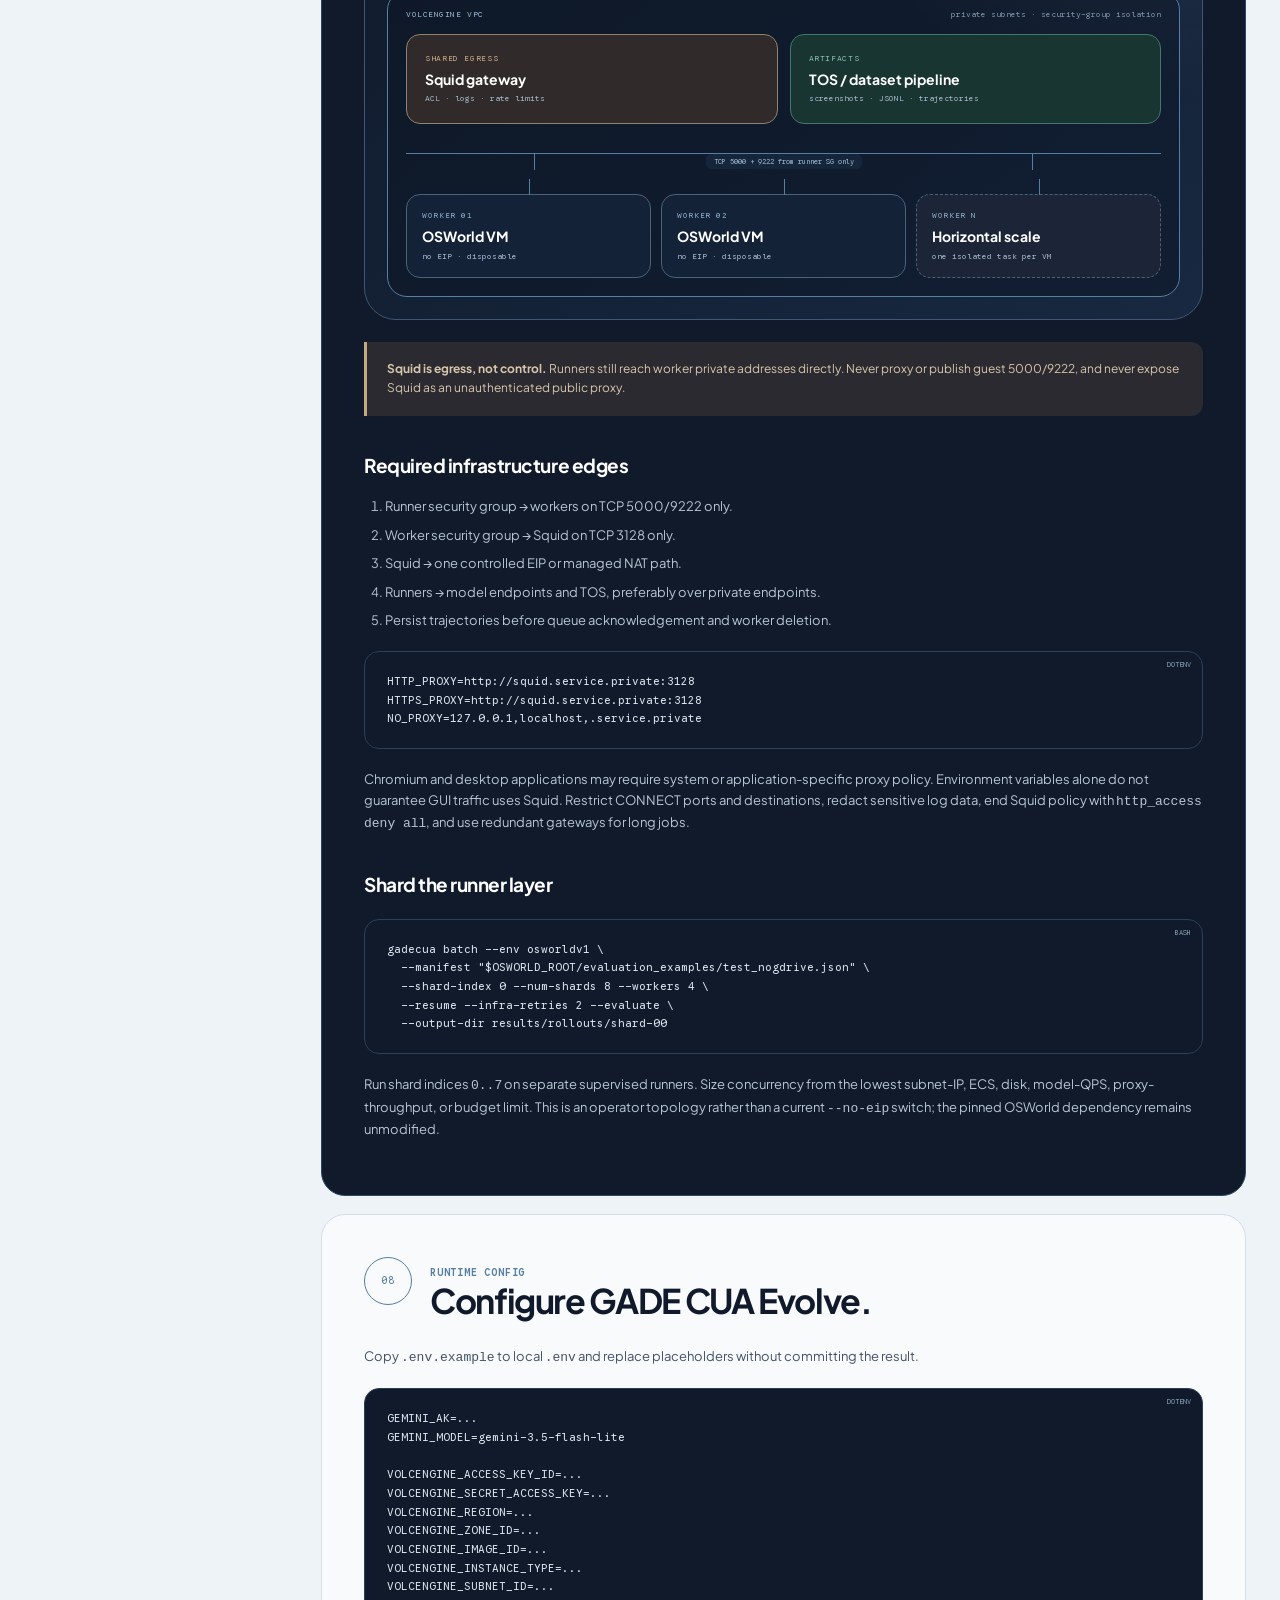
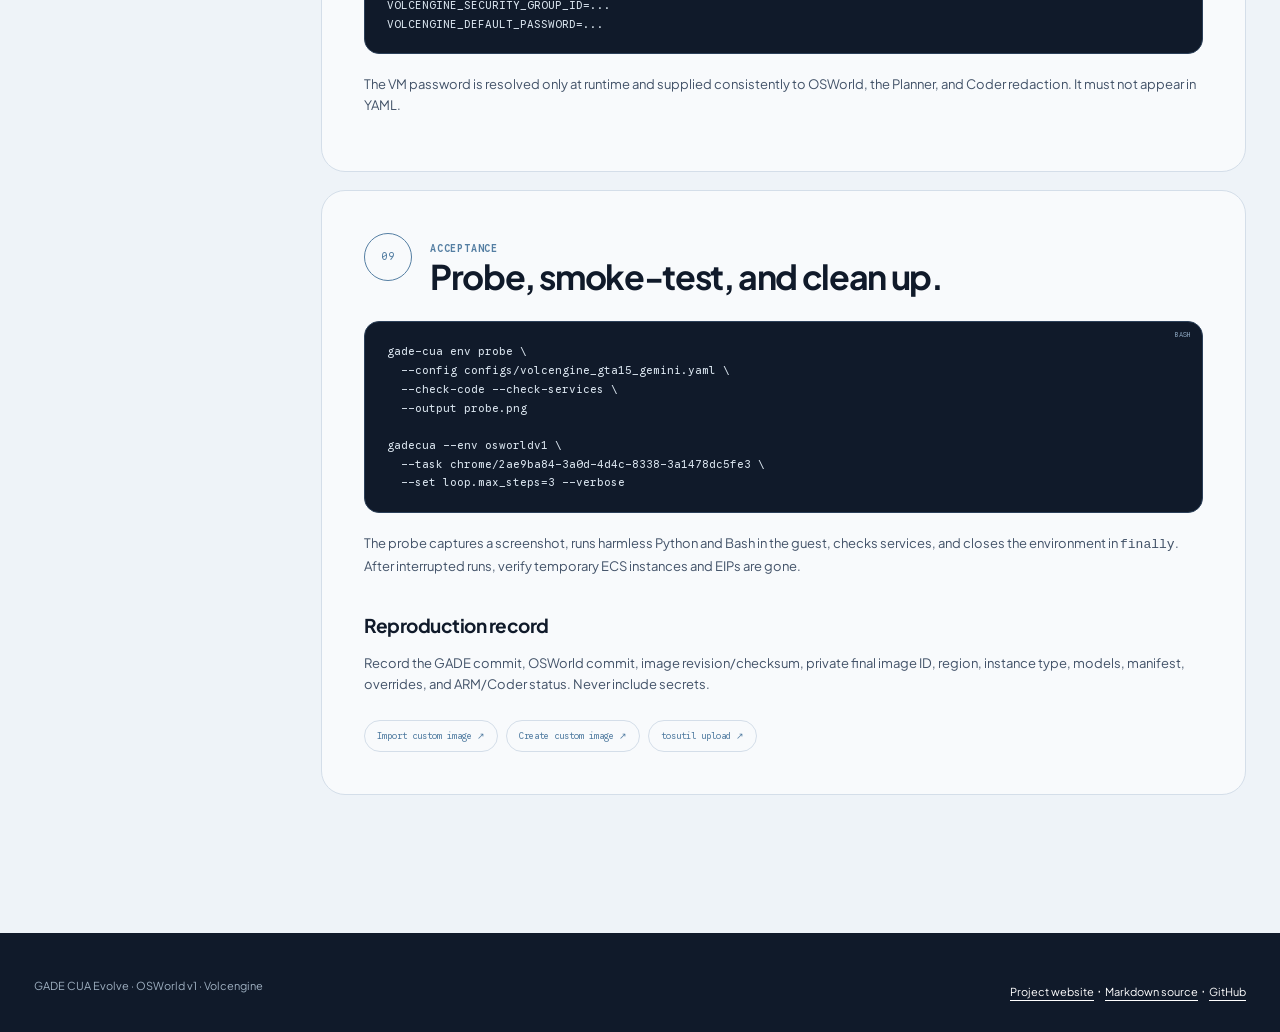
<file: docs/volcengine-osworld-v1.html>
<!doctype html>
<html lang="en">
<head>
  <meta charset="utf-8">
  <meta name="viewport" content="width=device-width, initial-scale=1">
  <meta name="description" content="A reproducible Volcengine image and scalable private rollout infrastructure guide for GADE CUA Evolve and OSWorld v1.">
  <meta property="og:type" content="article">
  <meta property="og:title" content="Volcengine OSWorld v1 Image & Infrastructure Guide">
  <meta property="og:description" content="Build the pinned Ubuntu image, provision Coder dependencies, validate the guest, and scale private no-EIP workers through controlled Squid egress.">
  <link rel="canonical" href="https://gade-tech.github.io/GADE-CUA-Evolve/volcengine-osworld-v1.html">
  <link rel="icon" href="data:image/svg+xml,%3Csvg xmlns='http://www.w3.org/2000/svg' viewBox='0 0 64 64'%3E%3Crect width='64' height='64' rx='14' fill='%23101a2a'/%3E%3Ccircle cx='24' cy='32' r='7' fill='%23557fa3'/%3E%3Ccircle cx='40' cy='24' r='7' fill='%2377779b'/%3E%3Ccircle cx='40' cy='40' r='7' fill='%238da8bc'/%3E%3C/svg%3E">
  <link rel="preconnect" href="https://fonts.googleapis.com">
  <link rel="preconnect" href="https://fonts.gstatic.com" crossorigin>
  <link href="https://fonts.googleapis.com/css2?family=Google+Sans+Code:wght@400;500;600&family=Newsreader:ital,opsz,wght@0,6..72,400;0,6..72,500;1,6..72,400&family=Plus+Jakarta+Sans:wght@400;500;600;700&display=swap" rel="stylesheet">
  <link rel="stylesheet" href="styles.css?v=__BUILD_VERSION__">
  <link rel="stylesheet" href="guide.css?v=__BUILD_VERSION__">
  <title>Volcengine OSWorld v1 Image & Infrastructure Guide</title>
</head>
<body class="guide-page">
  <a class="skip-link" href="#guide-content">Skip to guide</a>
  <nav class="site-nav guide-nav" aria-label="Primary navigation">
    <a class="brand" href="index.html" aria-label="GADE CUA Evolve home"><span class="brand-mark" aria-hidden="true"><i></i><i></i><i></i></span><span>GADE <b>CUA Evolve</b></span></a>
    <div class="nav-links"><a href="index.html#infra">Infra overview</a><a href="#scale">Scaling</a><a aria-current="page" href="#top">Guide</a><a class="nav-github" href="https://github.com/GADE-Tech/GADE-CUA-Evolve">GitHub ↗</a></div>
  </nav>

  <main class="guide-main" id="guide-content">
    <header class="guide-hero" id="top">
      <div class="guide-hero-inner">
        <div class="guide-breadcrumb"><a href="index.html">GADE CUA Evolve</a><span>/</span><span>Infrastructure guide</span></div>
        <h1>OSWorld v1 on<br><em>Volcengine.</em></h1>
        <p class="guide-lede">Build a reproducible Ubuntu guest from locked public inputs, provision the Coder toolchain, validate disposable execution, and scale trajectory collection with private workers and controlled shared egress.</p>
        <div class="guide-locks" aria-label="Pinned reproduction inputs">
          <div class="guide-lock"><span>OSWORLD COMMIT</span><strong>b7db4d8c85d9e95e0b1db44de5bec954cf37f0cf</strong></div>
          <div class="guide-lock"><span>IMAGE REVISION</span><strong>9600484566f238a9ce57ea32c33567c6044e41d8</strong></div>
          <div class="guide-lock"><span>ARCHIVE SHA-256</span><strong>b795b6cd4c69b252c1b4f10150a347795555032501b60fd031751ed09b896712</strong></div>
        </div>
      </div>
    </header>

    <div class="guide-shell">
      <aside class="guide-toc" aria-label="Guide contents">
        <span>ON THIS PAGE</span>
        <ol>
          <li><a href="#inputs">Locked inputs</a></li><li><a href="#host">Host checkout</a></li><li><a href="#cloud">Cloud prerequisites</a></li><li><a href="#download">Download & upload</a></li><li><a href="#import">Import image</a></li><li><a href="#provision">Provision Coder</a></li><li><a href="#sanitize">Sanitize image</a></li><li><a href="#scale">Scale rollouts</a></li><li><a href="#configure">Configure runtime</a></li><li><a href="#validate">Validate & clean</a></li>
        </ol>
        <a class="guide-toc-source" href="volcengine-osworld-v1.md">View Markdown source →</a>
      </aside>

      <article class="guide-article">
        <section class="guide-section" id="inputs">
          <div class="guide-section-head"><span class="guide-step">00</span><div><span class="micro-label">REPRODUCIBILITY CONTRACT</span><h2>Start from locked, public inputs.</h2></div></div>
          <p>The tested dependency is <a href="https://github.com/GADE-Tech/OSWorld">GADE-Tech/OSWorld</a> at the commit above. That revision is an upstream OSWorld commit with no GADE-specific source changes. The guest comes from the public <a href="https://huggingface.co/datasets/xlangai/ubuntu_osworld/blob/9600484566f238a9ce57ea32c33567c6044e41d8/Ubuntu.qcow2.zip">Ubuntu.qcow2.zip</a>.</p>
          <div class="guide-facts"><div class="guide-fact"><span>ARCHIVE SIZE</span><strong>12,273,896,463 bytes</strong></div><div class="guide-fact"><span>GUEST</span><strong>Ubuntu · OSWorld v1</strong></div><div class="guide-fact"><span>RUNTIME</span><strong>Disposable Volcengine ECS</strong></div></div>
          <div class="guide-callout warning"><strong>Cost and safety.</strong> This workflow can create TOS, snapshot, EIP, disk, and ECS resources. Never bake model keys, cloud credentials, browser sessions, proxy credentials, or benchmark accounts into the image.</div>
        </section>

        <section class="guide-section" id="host">
          <div class="guide-section-head"><span class="guide-step">01</span><div><span class="micro-label">LOCAL PREPARATION</span><h2>Prepare the host checkout.</h2></div></div>
          <p>Python 3.12 is recommended for the pinned OSWorld environment. Keep the benchmark checkout adjacent to this repository or set <code>OSWORLD_ROOT</code> explicitly.</p>
          <pre class="guide-code" data-language="bash"><code>git clone https://github.com/GADE-Tech/OSWorld.git
git -C OSWorld checkout b7db4d8c85d9e95e0b1db44de5bec954cf37f0cf

git clone https://github.com/GADE-Tech/GADE-CUA-Evolve.git
cd GADE-CUA-Evolve
uv sync --extra google --extra dev
uv pip install -e ../OSWorld
export OSWORLD_ROOT="$(cd ../OSWorld &amp;&amp; pwd)"
cp .env.example .env</code></pre>
          <p>Secrets belong only in the process environment or local untracked <code>.env</code>. YAML contains non-sensitive configuration.</p>
        </section>

        <section class="guide-section" id="cloud">
          <div class="guide-section-head"><span class="guide-step">02</span><div><span class="micro-label">CLOUD FOUNDATION</span><h2>Create the network and image prerequisites.</h2></div></div>
          <p>Enable ECS, snapshots, and TOS in one region. Create a VPC, subnet, and security group. The TOS bucket used for image import must be in the target ECS image region, and ECS needs explicit service-account authorization to read the object.</p>
          <div class="guide-table-wrap"><table class="guide-table"><thead><tr><th>Port</th><th>Allowed source</th><th>Purpose</th></tr></thead><tbody><tr><td>TCP 5000</td><td>Runner security group / private CIDR</td><td>OSWorld control API</td></tr><tr><td>TCP 9222</td><td>Runner security group / private CIDR</td><td>Chrome DevTools proxy</td></tr><tr><td>TCP 5910</td><td>Optional trusted operator only</td><td>noVNC debugging</td></tr><tr><td>TCP 22</td><td>Optional trusted operator only</td><td>Image provisioning</td></tr></tbody></table></div>
          <div class="guide-callout"><strong>Keep 1337 private.</strong> Chrome port 1337 remains inside the VM. Do not add it—or public 5000/9222 rules—to the security group.</div>
          <h3>Default disposable-run path</h3>
          <div class="guide-flow" role="img" aria-label="Default disposable OSWorld task flow"><div><span>01</span><strong>CLI / batch runner</strong></div><div><span>02</span><strong>AgentLoop + models</strong></div><div><span>03</span><strong>Private control</strong></div><div><span>04</span><strong>One OSWorld VM</strong></div><div><span>05</span><strong>Record, then delete</strong></div></div>
        </section>

        <section class="guide-section" id="download">
          <div class="guide-section-head"><span class="guide-step">03</span><div><span class="micro-label">IMAGE SUPPLY CHAIN</span><h2>Download, verify, and upload QCOW2.</h2></div></div>
          <p>Install <code>curl</code>, <code>unzip</code>, <code>qemu-img</code>, and Volcengine <a href="https://www.volcengine.com/docs/6349/152752?lang=en">tosutil</a>. Use a volume with at least 40 GiB free.</p>
          <pre class="guide-code" data-language="bash"><code>./scripts/prepare_volcengine_image.sh \
  --work-dir /data/osworld-image \
  --upload \
  --tos-bucket YOUR_PRIVATE_BUCKET \
  --tos-key osworld-v1/Ubuntu.qcow2</code></pre>
          <p>The script resumes partial downloads, enforces SHA-256, runs <code>qemu-img info/check</code>, uploads with <code>tosutil cp -vchecksum</code>, and prints the object URL required by the ECS import wizard. Use <code>--dry-run</code> to inspect locked inputs without downloading.</p>
          <div class="guide-callout warning">Keep the TOS bucket and object private. The ECS service-account authorization—not public object access—provides import access.</div>
        </section>

        <section class="guide-section" id="import">
          <div class="guide-section-head"><span class="guide-step">04</span><div><span class="micro-label">MANUAL CONTROL GATE</span><h2>Import the base image.</h2></div></div>
          <ol><li>Open <strong>ECS → Images → Custom images → Import image</strong>.</li><li>Select the same region as the TOS bucket.</li><li>Paste the object URL printed by the script.</li><li>Select Linux/Ubuntu and the OS version matching the guest.</li><li>Import as a system-disk image, enable detection, and wait for both tasks to complete.</li></ol>
          <p>Image metadata selection and the first ECS/TOS authorization intentionally remain manual console gates.</p>
        </section>

        <section class="guide-section" id="provision">
          <div class="guide-section-head"><span class="guide-step">05</span><div><span class="micro-label">GUEST TOOLCHAIN</span><h2>Provision Coder dependencies.</h2></div></div>
          <p>Create one temporary ECS instance from the imported base, connect through a trusted private path or temporarily restricted SSH, and run:</p>
          <pre class="guide-code" data-language="bash"><code>./scripts/provision_osworld_coder.sh</code></pre>
          <p>The script installs <code>curl</code>, <code>jq</code>, <code>sqlite3</code>, ImageMagick, <code>xdotool</code>, and common Office/PDF Python packages. It verifies Python modules, Bash tooling, the OSWorld service, and guest ports 5000/9222.</p>
          <pre class="guide-code" data-language="bash"><code>systemctl status osworld_server.service
curl --fail http://127.0.0.1:5000/probe
curl --fail http://127.0.0.1:9222/json/version</code></pre>
        </section>

        <section class="guide-section" id="sanitize">
          <div class="guide-section-head"><span class="guide-step">06</span><div><span class="micro-label">FINAL IMAGE</span><h2>Sanitize, stop, and create the image.</h2></div></div>
          <p>Remove task artifacts and inspect browser profiles, home directories, <code>/root</code>, and temporary storage. Never use a guest that has held real benchmark accounts as a public reproduction base.</p>
          <pre class="guide-code" data-language="bash"><code>./scripts/provision_osworld_coder.sh --finalize</code></pre>
          <p>The guarded finalizer refuses common <code>.env</code>, OAuth credential, or private-key files and credential assignments. It clears histories, Coder temporary files, pip cache, and Cloud-Init instance state.</p>
          <div class="guide-callout warning"><strong>Stop the instance before imaging.</strong> Then use Volcengine's “Create a custom Linux image” console workflow. Record the resulting image ID privately; do not commit it.</div>
        </section>

        <section class="guide-section guide-scale" id="scale">
          <div class="guide-section-head"><span class="guide-step">07</span><div><span class="micro-label">TRAINING / ROLLOUT MODE</span><h2>Scale private workers through controlled egress.</h2></div></div>
          <p>For high-volume inference and trajectory collection, remove per-worker EIPs. Place runner hosts and guests in the same VPC, address workers over private IPs, and route required HTTP(S) traffic through hardened Squid gateways.</p>
          <div class="infra-topology" role="img" aria-label="Private no-EIP OSWorld rollout topology">
            <div class="infra-map-head"><span>PRIVATE ROLLOUT TOPOLOGY</span><small>one control plane · N isolated workers · centralized egress</small></div>
            <div class="infra-external"><div class="infra-node node-control"><span>CONTROL PLANE</span><strong>Scheduler + GADE runners</strong><small>shards · retries · cleanup</small></div><div class="infra-node node-model"><span>INFERENCE</span><strong>Model endpoint pool</strong><small>Planner · Grounder · Coder · ARM</small></div></div>
            <div class="infra-link"><span>private control</span></div>
            <div class="vpc-frame"><div class="vpc-label"><span>VOLCENGINE VPC</span><small>private subnets · security-group isolation</small></div><div class="gateway-row"><div class="infra-node node-proxy"><span>SHARED EGRESS</span><strong>Squid gateway</strong><small>ACL · logs · rate limits</small></div><div class="infra-node node-store"><span>ARTIFACTS</span><strong>TOS / dataset pipeline</strong><small>screenshots · JSONL · trajectories</small></div></div><div class="worker-bus"><span>TCP 5000 + 9222 from runner SG only</span></div><div class="worker-grid"><div class="infra-node worker"><span>WORKER 01</span><strong>OSWorld VM</strong><small>no EIP · disposable</small></div><div class="infra-node worker"><span>WORKER 02</span><strong>OSWorld VM</strong><small>no EIP · disposable</small></div><div class="infra-node worker worker-more"><span>WORKER N</span><strong>Horizontal scale</strong><small>one isolated task per VM</small></div></div></div>
          </div>
          <div class="guide-callout"><strong>Squid is egress, not control.</strong> Runners still reach worker private addresses directly. Never proxy or publish guest 5000/9222, and never expose Squid as an unauthenticated public proxy.</div>
          <h3>Required infrastructure edges</h3>
          <ol><li>Runner security group → workers on TCP 5000/9222 only.</li><li>Worker security group → Squid on TCP 3128 only.</li><li>Squid → one controlled EIP or managed NAT path.</li><li>Runners → model endpoints and TOS, preferably over private endpoints.</li><li>Persist trajectories before queue acknowledgement and worker deletion.</li></ol>
          <pre class="guide-code" data-language="dotenv"><code>HTTP_PROXY=http://squid.service.private:3128
HTTPS_PROXY=http://squid.service.private:3128
NO_PROXY=127.0.0.1,localhost,.service.private</code></pre>
          <p>Chromium and desktop applications may require system or application-specific proxy policy. Environment variables alone do not guarantee GUI traffic uses Squid. Restrict CONNECT ports and destinations, redact sensitive log data, end Squid policy with <code>http_access deny all</code>, and use redundant gateways for long jobs.</p>
          <h3>Shard the runner layer</h3>
          <pre class="guide-code" data-language="bash"><code>gadecua batch --env osworldv1 \
  --manifest "$OSWORLD_ROOT/evaluation_examples/test_nogdrive.json" \
  --shard-index 0 --num-shards 8 --workers 4 \
  --resume --infra-retries 2 --evaluate \
  --output-dir results/rollouts/shard-00</code></pre>
          <p>Run shard indices <code>0..7</code> on separate supervised runners. Size concurrency from the lowest subnet-IP, ECS, disk, model-QPS, proxy-throughput, or budget limit. This is an operator topology rather than a current <code>--no-eip</code> switch; the pinned OSWorld dependency remains unmodified.</p>
        </section>

        <section class="guide-section" id="configure">
          <div class="guide-section-head"><span class="guide-step">08</span><div><span class="micro-label">RUNTIME CONFIG</span><h2>Configure GADE CUA Evolve.</h2></div></div>
          <p>Copy <code>.env.example</code> to local <code>.env</code> and replace placeholders without committing the result.</p>
          <pre class="guide-code" data-language="dotenv"><code>GEMINI_AK=...
GEMINI_MODEL=gemini-3.5-flash-lite

VOLCENGINE_ACCESS_KEY_ID=...
VOLCENGINE_SECRET_ACCESS_KEY=...
VOLCENGINE_REGION=...
VOLCENGINE_ZONE_ID=...
VOLCENGINE_IMAGE_ID=...
VOLCENGINE_INSTANCE_TYPE=...
VOLCENGINE_SUBNET_ID=...
VOLCENGINE_SECURITY_GROUP_ID=...
VOLCENGINE_DEFAULT_PASSWORD=...</code></pre>
          <p>The VM password is resolved only at runtime and supplied consistently to OSWorld, the Planner, and Coder redaction. It must not appear in YAML.</p>
        </section>

        <section class="guide-section" id="validate">
          <div class="guide-section-head"><span class="guide-step">09</span><div><span class="micro-label">ACCEPTANCE</span><h2>Probe, smoke-test, and clean up.</h2></div></div>
          <pre class="guide-code" data-language="bash"><code>gade-cua env probe \
  --config configs/volcengine_gta15_gemini.yaml \
  --check-code --check-services \
  --output probe.png

gadecua --env osworldv1 \
  --task chrome/2ae9ba84-3a0d-4d4c-8338-3a1478dc5fe3 \
  --set loop.max_steps=3 --verbose</code></pre>
          <p>The probe captures a screenshot, runs harmless Python and Bash in the guest, checks services, and closes the environment in <code>finally</code>. After interrupted runs, verify temporary ECS instances and EIPs are gone.</p>
          <h3>Reproduction record</h3>
          <p>Record the GADE commit, OSWorld commit, image revision/checksum, private final image ID, region, instance type, models, manifest, overrides, and ARM/Coder status. Never include secrets.</p>
          <div class="guide-official-links"><a href="https://www.volcengine.com/docs/6396/69081?lang=zh">Import custom image ↗</a><a href="https://www.volcengine.com/docs/6396/71393?lang=zh">Create custom image ↗</a><a href="https://www.volcengine.com/docs/6349/152752?lang=en">tosutil upload ↗</a></div>
        </section>
      </article>
    </div>
  </main>

  <footer class="guide-footer"><div class="guide-footer-inner"><p>GADE CUA Evolve · OSWorld v1 · Volcengine</p><div><a href="index.html">Project website</a> · <a href="volcengine-osworld-v1.md">Markdown source</a> · <a href="https://github.com/GADE-Tech/GADE-CUA-Evolve">GitHub</a></div></div></footer>
</body>
</html>
</file>
<file: docs/styles.css>
:root {
  --surface: #f8fafc;
  --surface-dim: #f0f4f8;
  --surface-1: #e8eef5;
  --surface-2: #dce5ef;
  --ink: #101a2a;
  --ink-soft: #425268;
  --muted: #718095;
  --line: #d4dee9;
  --blue: #557fa3;
  --blue-soft: #deebf4;
  --violet: #77779b;
  --coral: #9b6b76;
  --coral-soft: #f0e4e7;
  --amber: #92816d;
  --green: #42776c;
  --green-soft: #deebe7;
  --sans: "Plus Jakarta Sans", system-ui, -apple-system, BlinkMacSystemFont, sans-serif;
  --serif: "Newsreader", Georgia, serif;
  --mono: "Google Sans Code", ui-monospace, SFMono-Regular, Menlo, monospace;
  --max: 1280px;
  --radius-sm: 12px;
  --radius: 22px;
  --radius-lg: 32px;
  --shadow: 0 22px 64px rgba(20, 38, 61, 0.1), 0 2px 8px rgba(20, 38, 61, 0.05);
}

* { box-sizing: border-box; }
html { scroll-behavior: smooth; scroll-padding-top: 104px; }
body {
  margin: 0;
  background: var(--surface-dim);
  color: var(--ink);
  font-family: var(--sans);
  font-size: 16px;
  line-height: 1.58;
  overflow-x: hidden;
  -webkit-font-smoothing: antialiased;
  text-rendering: optimizeLegibility;
}
body, button, input, select { font-family: var(--sans); }
img { display: block; max-width: 100%; }
a { color: inherit; }
button, input, select { font: inherit; }
button, a, summary, input, select { -webkit-tap-highlight-color: transparent; }
:focus-visible { outline: 3px solid color-mix(in srgb, var(--blue) 72%, white); outline-offset: 3px; }
::selection { background: var(--blue-soft); color: #203e59; }

.skip-link {
  position: fixed;
  top: 8px;
  left: 50%;
  z-index: 500;
  transform: translate(-50%, -150%);
  padding: 10px 16px;
  border-radius: 999px;
  background: var(--ink);
  color: white;
}
.skip-link:focus { transform: translate(-50%, 0); }

.read-progress {
  position: fixed;
  inset: 0 auto auto 0;
  z-index: 300;
  width: 0;
  height: 3px;
  background: linear-gradient(90deg, #557fa3, #77779b, #7393ad);
}

.site-nav {
  position: fixed;
  top: 16px;
  left: 16px;
  right: 16px;
  z-index: 200;
  display: flex;
  align-items: center;
  justify-content: space-between;
  min-height: 56px;
  padding: 8px 10px 8px 18px;
  border: 1px solid rgba(60, 81, 108, 0.12);
  border-radius: 999px;
  background: rgba(248, 250, 252, 0.84);
  box-shadow: 0 8px 28px rgba(20, 38, 61, 0.08);
  backdrop-filter: blur(22px) saturate(115%);
}
.brand { display: flex; align-items: center; gap: 11px; text-decoration: none; font-size: 15px; letter-spacing: -0.02em; }
.brand b { font-weight: 700; }
.brand-mark { position: relative; width: 29px; height: 29px; display: block; }
.brand-mark i { position: absolute; width: 16px; height: 16px; border: 2px solid var(--ink); border-radius: 5px; background: var(--surface); }
.brand-mark i:nth-child(1) { top: 0; left: 0; border-color: var(--blue); }
.brand-mark i:nth-child(2) { top: 4px; right: 0; border-color: var(--violet); }
.brand-mark i:nth-child(3) { bottom: 0; left: 5px; border-color: var(--ink); }
.nav-links { display: flex; align-items: center; gap: 2px; }
.nav-links a { padding: 8px 13px; border-radius: 999px; color: var(--ink-soft); font-size: 13px; font-weight: 600; text-decoration: none; }
.nav-links a:hover { background: var(--blue-soft); color: #315b7d; }
.nav-links .nav-github { margin-left: 7px; padding-inline: 16px; background: var(--ink); color: white; }
.nav-links .nav-github:hover { background: #263d5b; color: white; }

.hero {
  position: relative;
  display: grid;
  min-height: 100vh;
  overflow: hidden;
  background: linear-gradient(145deg, #f8fafc 0%, #f5f8fb 56%, #eef3f8 100%);
}
.hero::before {
  content: "";
  position: absolute;
  inset: 0;
  background-image: linear-gradient(rgba(72, 103, 137, 0.045) 1px, transparent 1px), linear-gradient(90deg, rgba(72, 103, 137, 0.045) 1px, transparent 1px);
  background-size: 48px 48px;
  mask-image: linear-gradient(to bottom, rgba(0, 0, 0, 0.52), transparent 78%);
  pointer-events: none;
}
.hero-inner {
  position: relative;
  z-index: 2;
  width: min(100%, calc(var(--max) + 96px));
  margin: auto;
  padding: 142px 48px 92px;
  display: grid;
  grid-template-columns: minmax(0, 0.93fr) minmax(470px, 1.07fr);
  gap: clamp(48px, 6vw, 94px);
  align-items: center;
}
.aurora { position: absolute; pointer-events: none; border-radius: 50%; filter: blur(28px); opacity: 0.62; }
.aurora-a { top: -250px; right: -180px; width: 760px; height: 760px; background: radial-gradient(circle at 35% 42%, rgba(85, 127, 163, 0.22), rgba(119, 119, 155, 0.13) 42%, transparent 72%); }
.aurora-b { bottom: -360px; left: -220px; width: 820px; height: 820px; background: radial-gradient(circle at 60% 43%, rgba(88, 128, 159, 0.13), rgba(109, 104, 143, 0.09) 42%, transparent 72%); }

.eyebrow-chip, .section-tag, .micro-label { font-family: var(--mono); letter-spacing: 0.08em; text-transform: uppercase; }
.eyebrow-chip {
  width: max-content;
  display: flex;
  align-items: center;
  gap: 9px;
  padding: 7px 13px;
  margin-bottom: 26px;
  border: 1px solid var(--line);
  border-radius: 999px;
  background: rgba(240, 244, 248, 0.82);
  color: var(--ink-soft);
  font-size: 11px;
  font-weight: 600;
}
.eyebrow-chip span { width: 8px; height: 8px; border-radius: 50%; background: var(--green); box-shadow: 0 0 0 4px var(--green-soft); }
.hero h1 {
  max-width: 720px;
  margin: 0;
  font-size: clamp(52px, 5.3vw, 78px);
  font-weight: 600;
  line-height: 0.95;
  letter-spacing: -0.062em;
  text-wrap: balance;
}
.hero h1 em, .section-heading h2 em, .scaling-card h3 em {
  color: transparent;
  font-family: var(--serif);
  font-weight: 400;
  background: linear-gradient(108deg, #456f94 4%, #6f7196 48%, #708ba3 100%);
  background-clip: text;
  -webkit-background-clip: text;
}
.hero-authors { display: flex; flex-wrap: wrap; align-items: center; gap: 6px 10px; margin: 24px 0 0; padding: 4px 0 4px 14px; border-left: 2px solid var(--blue); color: var(--ink-soft); font-size: 14px; line-height: 1.5; }
.hero-authors span { margin-right: 3px; color: var(--blue); font: 600 10px var(--mono); letter-spacing: 0.1em; text-transform: uppercase; }
.hero-authors b { font-weight: 600; }
.hero-authors a { text-decoration-color: color-mix(in srgb, var(--blue) 45%, transparent); text-underline-offset: 3px; transition: color 160ms ease, text-decoration-color 160ms ease; }
.hero-authors a:hover { color: var(--blue); text-decoration-color: currentColor; }
.hero-authors i { color: #aab7c5; font-style: normal; }
.hero-lede { max-width: 660px; margin: 22px 0 0; color: var(--ink-soft); font-size: 18px; line-height: 1.7; text-wrap: pretty; }
.agent-roles { display: grid; grid-template-columns: repeat(4, 1fr); gap: 8px; margin-top: 24px; }
.agent-roles article { min-width: 0; padding: 13px 14px; border: 1px solid var(--line); border-radius: 12px; background: rgba(248, 250, 252, 0.74); box-shadow: inset 0 1px rgba(255, 255, 255, 0.72); }
.agent-roles span { display: block; color: var(--blue); font: 8px var(--mono); }
.agent-roles strong { display: block; margin-top: 7px; font-size: 12px; }
.agent-roles small { display: block; margin-top: 3px; color: var(--muted); font-size: 9px; line-height: 1.35; }
.hero-actions { display: flex; flex-wrap: wrap; gap: 10px; margin-top: 34px; }
.button { display: inline-flex; align-items: center; justify-content: center; gap: 13px; min-height: 48px; padding: 0 20px; border: 1px solid transparent; border-radius: 999px; font-size: 13px; font-weight: 700; text-decoration: none; transition: transform 180ms ease, background 180ms ease; }
.button:hover { transform: translateY(-2px); }
.button-primary { background: var(--ink); color: white; }
.button-primary:hover { background: #263d5b; }
.button-secondary { border-color: var(--line); background: white; color: var(--ink); }
kbd { min-width: 25px; padding: 2px 6px; border: 1px solid #bdc9d6; border-bottom-width: 2px; border-radius: 6px; background: var(--surface-1); color: var(--ink-soft); font: 600 11px/1.6 var(--mono); text-align: center; }

.hero-stage { position: relative; min-height: 590px; isolation: isolate; }
.desktop-card { position: absolute; overflow: hidden; border: 1px solid rgba(52, 76, 104, 0.2); border-radius: 18px; background: #101824; box-shadow: var(--shadow); }
.desktop-card img { width: 100%; height: 100%; object-fit: cover; }
.desktop-card-back { top: 28px; right: -16px; width: 82%; aspect-ratio: 16/9; transform: rotate(4deg); opacity: 0.82; }
.desktop-card-front { top: 170px; left: -8px; z-index: 2; width: 88%; aspect-ratio: 16/9; transform: rotate(-2.5deg); }
.desktop-label { position: absolute; left: 13px; bottom: 12px; padding: 6px 9px; border-radius: 7px; background: rgba(15, 25, 39, 0.84); color: white; font: 9px var(--mono); letter-spacing: 0.04em; text-transform: uppercase; backdrop-filter: blur(8px); }
.hero-click { position: absolute; left: 42.4%; top: 44.3%; width: 34px; height: 34px; border: 2px solid white; border-radius: 50%; transform: translate(-50%, -50%); box-shadow: 0 0 0 5px rgba(85, 127, 163, 0.82), 0 0 0 11px rgba(85, 127, 163, 0.2); }
.score-panel { position: absolute; z-index: 4; right: 0; bottom: 15px; width: min(390px, 76%); padding: 9px; border: 1px solid rgba(52, 76, 104, 0.12); border-radius: 20px; background: rgba(248, 250, 252, 0.92); box-shadow: var(--shadow); backdrop-filter: blur(18px); }
.score-row { display: grid; grid-template-columns: 1fr auto; gap: 12px; align-items: center; padding: 14px 14px; border-radius: 13px; }
.score-row + .score-row { border-top: 1px solid var(--line); }
.score-row strong { display: block; font-size: 13px; }
.score-row small { display: block; margin-top: 2px; color: var(--muted); font: 9px var(--mono); }
.score-value { color: var(--blue); font-size: 28px; font-weight: 700; letter-spacing: -0.045em; }
.score-value span { font-size: 13px; }
.cursor-trail { position: absolute; z-index: 5; top: 110px; left: 44%; width: 160px; height: 80px; border-top: 2px dashed rgba(49, 94, 119, 0.54); border-radius: 50%; transform: rotate(15deg); }
.cursor-trail i { position: absolute; width: 5px; height: 5px; border-radius: 50%; background: var(--blue); }
.cursor-trail i:nth-child(1) { left: 20%; top: -3px; opacity: 0.35; }.cursor-trail i:nth-child(2) { left: 51%; top: -12px; opacity: 0.62; }.cursor-trail i:nth-child(3) { right: 7%; top: 6px; }
.cursor-trail b { position: absolute; right: -6px; top: 5px; color: var(--ink); font-size: 25px; transform: rotate(-18deg); }

.section { padding: 118px 0; }
.section-inner { width: min(100%, var(--max)); margin: auto; padding: 0 34px; }
.section-heading { max-width: 990px; }
.section-tag { display: flex; align-items: center; gap: 10px; color: var(--blue); font-size: 11px; font-weight: 600; }
.section-tag span { display: grid; place-items: center; width: 28px; height: 28px; border: 1px solid currentColor; border-radius: 50%; }
.section-heading h2 { margin: 20px 0 22px; font-size: clamp(45px, 6vw, 82px); font-weight: 600; line-height: 0.98; letter-spacing: -0.055em; text-wrap: balance; }
.section-heading > p, .results-heading > p { max-width: 700px; color: var(--ink-soft); font-size: 17px; }

.tldr { background: var(--surface-dim); }
.quickscan { display: grid; grid-template-columns: repeat(3, 1fr); gap: 1px; margin-top: 58px; overflow: hidden; border: 1px solid var(--line); border-radius: var(--radius); background: var(--line); }
.quickscan article { min-height: 225px; padding: 28px; background: rgba(248, 250, 252, 0.84); }
.quickscan article > span { color: var(--blue); font: 11px var(--mono); }
.quickscan h3 { margin: 44px 0 10px; font-size: 20px; letter-spacing: -0.03em; }
.quickscan p { margin: 0; color: var(--ink-soft); font-size: 13px; }
.loop-card { display: grid; grid-template-columns: 0.62fr 1.38fr; gap: 42px; margin-top: 24px; padding: 42px; border: 1px solid #263a53; border-radius: var(--radius-lg); background: linear-gradient(145deg, #101a2a, #15243a); color: white; box-shadow: var(--shadow); }
.micro-label { color: var(--blue); font-size: 10px; font-weight: 600; }
.loop-card .micro-label { color: #90adc5; }
.loop-copy h3 { margin: 18px 0; font: 400 34px/1.07 var(--serif); letter-spacing: -0.025em; }
.loop-copy p { color: #b5c2cf; font-size: 13px; }
.loop-result { display: grid; grid-template-columns: 1fr auto 18px 1fr auto; gap: 7px; align-items: center; margin-top: 26px; padding-top: 18px; border-top: 1px solid #34445a; font: 8px var(--mono); }
.loop-result span { color: #8292a5; }.loop-result b:first-of-type { color: #c3929c; }.loop-result b:last-of-type { color: #78ad9f; }.loop-result i { color: #6f8298; font-style: normal; text-align: center; }
.loop-demo { min-width: 0; overflow: hidden; border: 1px solid #40526a; border-radius: 20px; background: #0b111c; }
.loop-screen { position: relative; overflow: hidden; aspect-ratio: 16/9; background: #101824; }
.loop-screen::after { content: ""; position: absolute; inset: 0; background: linear-gradient(180deg, transparent 45%, rgba(8, 14, 24, 0.84)); pointer-events: none; }
.loop-screen img { width: 100%; height: 100%; object-fit: cover; transition: opacity 240ms ease, transform 700ms ease; }
.loop-demo.is-changing .loop-screen img { opacity: 0.48; transform: scale(1.012); }
.loop-screen-bar { position: absolute; z-index: 2; top: 12px; right: 12px; left: 12px; display: flex; justify-content: space-between; padding: 7px 9px; border-radius: 7px; background: rgba(12, 20, 33, 0.8); color: #c0ccd8; font: 7px var(--mono); backdrop-filter: blur(8px); }
.loop-event { position: absolute; z-index: 3; right: 18px; bottom: 18px; left: 18px; display: grid; grid-template-columns: auto 1fr; gap: 4px 12px; align-items: start; padding: 15px 17px; border: 1px solid rgba(151, 177, 205, 0.2); border-radius: 13px; background: rgba(15, 25, 39, 0.92); box-shadow: 0 10px 30px rgba(0, 0, 0, 0.26); backdrop-filter: blur(12px); transition: border-color 180ms ease, background 180ms ease; }
.loop-event span { grid-row: span 2; min-width: 78px; padding: 5px 7px; border-radius: 6px; background: var(--blue-soft); color: #345c7c; font: 8px var(--mono); text-align: center; }
.loop-event strong { font-size: 12px; line-height: 1.35; }.loop-event p { margin: 0; color: #aebdca; font-size: 9px; }
.loop-event[data-tone="arm"] { border-color: rgba(155, 107, 118, 0.7); background: rgba(43, 31, 43, 0.95); }.loop-event[data-tone="arm"] span { background: var(--coral-soft); color: #76515a; }
.loop-event[data-tone="success"] { border-color: rgba(86, 143, 127, 0.7); background: rgba(20, 48, 46, 0.95); }.loop-event[data-tone="success"] span { background: var(--green-soft); color: #315f55; }
.loop-controls { display: grid; grid-template-columns: 1fr auto; gap: 10px; align-items: center; padding: 11px; border-top: 1px solid #2b3b50; }
.loop-rail { display: grid; grid-template-columns: repeat(7, 1fr); gap: 5px; }
.loop-rail button { position: relative; height: 5px; overflow: hidden; padding: 0; border: 0; border-radius: 999px; background: #334359; cursor: pointer; }
.loop-rail button::after { content: ""; position: absolute; inset: 0; width: 0; border-radius: inherit; background: var(--blue); }
.loop-rail button.complete::after { width: 100%; }.loop-rail button.active::after { width: 100%; animation: loop-progress 2.6s linear; }
#loopToggle { min-width: 62px; height: 30px; border: 1px solid #40526a; border-radius: 8px; background: #17253a; color: white; font: 8px var(--mono); cursor: pointer; }
@keyframes loop-progress { from { width: 0; } to { width: 100%; } }

.results { background: var(--surface); }
.results-heading { max-width: none; display: grid; grid-template-columns: 1fr 330px; gap: 64px; align-items: end; }
.results-heading h2 { max-width: 920px; }
.results-heading > p { margin-bottom: 28px; font-size: 13px; }
.results-grid { display: grid; grid-template-columns: repeat(12, 1fr); gap: 18px; margin-top: 62px; }
.result-card { grid-column: span 6; padding: 30px; border: 1px solid var(--line); border-radius: var(--radius); background: var(--surface-dim); }
.card-head { display: flex; align-items: start; justify-content: space-between; gap: 22px; }
.card-head h3, .compact-card h3, .scaling-card h3 { margin: 7px 0 0; font-size: 25px; letter-spacing: -0.035em; line-height: 1.15; }
.card-head h3 a { text-decoration-thickness: 1px; text-underline-offset: 4px; }
.card-note { color: var(--muted); font: 9px var(--mono); text-transform: uppercase; }
.paired-bars { display: grid; gap: 24px; margin-top: 32px; }
.bar-group { display: grid; grid-template-columns: 135px 43px 1fr 55px; gap: 8px 10px; align-items: center; }
.bar-name { grid-row: span 2; font-size: 12px; font-weight: 600; }
.bar-series { padding: 3px 5px; border: 1px solid #cbd5df; border-radius: 999px; background: #e5ebf1; color: #536273; font: 700 8px var(--mono); letter-spacing: 0.06em; text-align: center; text-transform: uppercase; }
.bar-series.evolve { border-color: #b9c9dc; background: linear-gradient(135deg, #dcebf5, #e3e2f0); color: #405f7d; }
.bar-track { position: relative; height: 10px; overflow: hidden; border-radius: 999px; background: #dde5ed; }
.bar-fill { height: 100%; width: calc(var(--value) * 1%); min-width: 3px; border-radius: inherit; background: #8794a3; }
.bar-fill.evolve { background: linear-gradient(90deg, var(--blue), var(--violet)); }
.bar-value { font: 600 11px var(--mono); text-align: right; }
.bar-value.evolve { color: #405f7d; font-weight: 700; }
.lift-label { grid-column: 3/5; margin-top: 2px; color: var(--violet); font: 600 10px var(--mono); }
.upper-bound { display: flex; justify-content: space-between; margin-top: 25px; padding: 14px 16px; border: 1px dashed #aebccb; border-radius: 12px; background: var(--surface); }
.upper-bound span { color: var(--muted); font-size: 11px; }.upper-bound strong { color: var(--ink-soft); font: 600 13px var(--mono); }
.data-table { margin-top: 22px; border-top: 1px solid var(--line); color: var(--muted); font-size: 11px; }
.data-table summary { width: max-content; padding-top: 13px; cursor: pointer; font: 10px var(--mono); }
.data-table table { width: 100%; margin-top: 12px; border-collapse: collapse; color: var(--ink-soft); }
.data-table th, .data-table td { padding: 7px 4px; border-bottom: 1px solid var(--line); text-align: left; }
.data-table p { margin: 12px 0 0; line-height: 1.55; }
.compact-card { grid-column: span 4; display: flex; flex-direction: column; min-height: 390px; }
.compact-card h3 { max-width: 350px; font-size: 30px; }
.slope-chart { display: grid; grid-template-columns: 1fr auto 1fr; gap: 15px; align-items: center; margin-top: auto; padding-top: 55px; }
.slope-point { text-align: center; }
.slope-point strong { display: block; font-size: 48px; letter-spacing: -0.06em; }.slope-point span { color: var(--muted); font: 10px var(--mono); }
.slope-arrow { color: var(--blue); font-size: 34px; }
.scaling-card { grid-column: span 8; display: grid; grid-template-columns: 0.68fr 1.32fr; gap: 28px; }
.scaling-card h3 { margin-top: 18px; font-size: 34px; }
.scaling-card p { color: var(--ink-soft); font-size: 13px; }
.rollout-stat { display: flex; gap: 14px; align-items: center; margin-top: 31px; padding-top: 18px; border-top: 1px solid var(--line); }
.rollout-stat strong { color: var(--violet); font-size: 46px; letter-spacing: -0.07em; }.rollout-stat span { color: var(--muted); font: 9px/1.6 var(--mono); text-transform: uppercase; }
.canvas-wrap { min-width: 0; }
#scalingChart { display: block; width: 100%; height: 275px; }
.chart-legend { display: flex; flex-wrap: wrap; gap: 14px; margin-top: 8px; color: var(--muted); font: 9px var(--mono); }
.chart-legend i { display: inline-block; width: 8px; height: 8px; margin-right: 5px; border-radius: 50%; }.legend-baseline { background: var(--ink); }.legend-arm { background: var(--violet); }.legend-wide { background: var(--blue); }
.diagnostics { margin-top: 18px; padding: 34px; border: 1px solid var(--line); border-radius: var(--radius); background: #eaf0f6; }
.diagnostics-head { display: grid; grid-template-columns: 200px 1fr; gap: 30px; align-items: start; }
.diagnostics-head h3 { max-width: 760px; margin: 0; font: 400 31px/1.1 var(--serif); }
.diagnostic-grid { display: grid; grid-template-columns: 1fr 1fr; gap: 14px; align-items: start; margin-top: 28px; }
.diagnostic-card { padding: 0 22px; border: 1px solid var(--line); border-radius: 16px; background: var(--surface); }
.diagnostic-card summary { display: flex; justify-content: space-between; gap: 15px; padding: 20px 0; cursor: pointer; font-weight: 700; list-style: none; }.diagnostic-card summary::-webkit-details-marker { display: none; }.diagnostic-card summary::after { content: "+"; color: var(--blue); font-size: 20px; }.diagnostic-card[open] summary::after { content: "−"; }
.diagnostic-body { display: grid; grid-template-columns: 1fr 1fr; gap: 22px; padding: 0 0 22px; }
.metric-grid { display: grid; grid-template-columns: 1fr 1fr; gap: 7px; }
.metric { padding: 11px; border-radius: 10px; background: var(--surface-1); }.metric span { display: block; color: var(--muted); font: 8px var(--mono); text-transform: uppercase; }.metric strong { display: block; margin-top: 4px; font-size: 17px; }
.matrix { display: grid; grid-template-columns: 55px 1fr 1fr; gap: 4px; font: 9px var(--mono); }.matrix > * { display: grid; place-items: center; min-height: 35px; border-radius: 7px; background: var(--surface-1); }.matrix .matrix-good { background: var(--green-soft); color: #276548; }.matrix .matrix-bad { background: var(--coral-soft); color: #9a4e40; }

.infra { background: linear-gradient(180deg, #edf2f7 0%, #f5f8fb 100%); }
.infra-heading { max-width: 1080px; }
.infra-layout { display: grid; gap: 16px; margin-top: 60px; }
.infra-topology { min-width: 0; padding: 28px; border: 1px solid #263a53; border-radius: var(--radius-lg); background: radial-gradient(circle at 92% 0%, rgba(119, 119, 155, 0.2), transparent 34%), linear-gradient(145deg, #101a2a, #172840); color: white; box-shadow: var(--shadow); }
.infra-map-head { display: flex; justify-content: space-between; gap: 22px; align-items: center; margin-bottom: 20px; padding-bottom: 16px; border-bottom: 1px solid #344a63; color: #8da8bc; font: 9px var(--mono); letter-spacing: 0.08em; }
.infra-map-head small { color: #75899f; font: inherit; letter-spacing: 0; }
.infra-external { position: relative; display: grid; grid-template-columns: 1fr 1fr; gap: 16px; }
.infra-external::after { content: ""; position: absolute; top: 50%; left: 50%; width: 16px; border-top: 1px dashed #597089; transform: translate(-50%, -50%); }
.infra-node { position: relative; min-width: 0; padding: 18px; border: 1px solid #425872; border-radius: 14px; background: #17273b; }
.infra-node > span { display: block; color: #89a8c1; font: 8px var(--mono); letter-spacing: 0.08em; }
.infra-node > strong { display: block; margin-top: 8px; font-size: 14px; line-height: 1.25; }
.infra-node > small { display: block; margin-top: 5px; color: #9fb0c1; font: 8px/1.45 var(--mono); }
.node-control { border-color: #557fa3; background: #19304a; }
.node-model { border-color: #77779b; background: #292a46; }
.infra-link { position: relative; display: grid; place-items: center; height: 48px; color: #91a6bb; font: 7px var(--mono); letter-spacing: 0.05em; text-transform: uppercase; }
.infra-link::before { content: ""; position: absolute; top: 0; bottom: 0; left: 50%; border-left: 1px dashed #597089; }
.infra-link span { position: relative; padding: 3px 7px; border-radius: 5px; background: #142238; }
.vpc-frame { padding: 18px; border: 1px solid #557fa3; border-radius: 20px; background: rgba(10, 18, 31, 0.38); }
.vpc-label { display: flex; justify-content: space-between; gap: 18px; margin-bottom: 15px; color: #92afc7; font: 8px var(--mono); letter-spacing: 0.07em; }
.vpc-label small { color: #788da3; font: inherit; letter-spacing: 0; }
.gateway-row { display: grid; grid-template-columns: 1fr 1fr; gap: 12px; }
.node-proxy { border-color: #92816d; background: #302b2a; }
.node-proxy > span { color: #c1a681; }
.node-store { border-color: #42776c; background: #183532; }
.node-store > span { color: #7fb6aa; }
.worker-bus { position: relative; margin: 29px 0 15px; border-top: 1px solid #557fa3; text-align: center; }
.worker-bus::before, .worker-bus::after { content: ""; position: absolute; top: 0; height: 16px; border-left: 1px solid #557fa3; }
.worker-bus::before { left: 17%; }.worker-bus::after { right: 17%; }
.worker-bus span { position: relative; top: -9px; padding: 3px 8px; border-radius: 5px; background: #15253a; color: #8da8bc; font: 7px var(--mono); }
.worker-grid { display: grid; grid-template-columns: repeat(3, 1fr); gap: 10px; }
.worker { padding: 15px; border-color: #4b627b; background: #132237; }
.worker::before { content: ""; position: absolute; top: -16px; left: 50%; height: 16px; border-left: 1px solid #557fa3; }
.worker-more { border-style: dashed; background: #1c2438; }
.infra-feature-grid { display: grid; grid-template-columns: repeat(3, 1fr); gap: 16px; }
.infra-feature { display: flex; flex-direction: column; min-height: 330px; padding: 28px; overflow: hidden; border: 1px solid var(--line); border-radius: var(--radius); background: rgba(248, 250, 252, 0.9); }
.infra-feature-index { color: var(--blue); font: 9px var(--mono); letter-spacing: 0.07em; }
.infra-feature h3 { margin: 36px 0 14px; font: 400 31px/1.04 var(--serif); letter-spacing: -0.025em; }
.infra-feature p { margin: 0; color: var(--ink-soft); font-size: 12px; }
.infra-feature > small { display: block; margin-top: auto; padding-top: 24px; color: var(--muted); font: 9px/1.55 var(--mono); }
.feature-egress { background: linear-gradient(145deg, #f4f0eb, #f8fafc 72%); }
.feature-scale { background: linear-gradient(145deg, #edf3f8, #f8fafc 72%); }
.feature-guide { border-color: #293d57; background: linear-gradient(145deg, #101a2a, #1a2c44); color: white; }
.feature-guide .infra-feature-index { color: #90adc5; }.feature-guide p { color: #b7c4d1; }
.feature-guide .button { width: 100%; margin-top: auto; background: white; color: var(--ink); }
.infra-source-link { margin-top: 13px; color: #9fb0c1; font: 9px var(--mono); text-align: center; text-underline-offset: 4px; }
.infra-caveat { margin: 0; padding: 13px 18px; border: 1px dashed #aab7c5; border-radius: 12px; background: rgba(248, 250, 252, 0.62); color: var(--ink-soft); font-size: 10px; }

.trajectory { background: var(--surface-dim); }
.case-tabs { display: flex; flex-wrap: wrap; gap: 8px; margin-top: 42px; }
.case-tabs button { display: grid; gap: 2px; min-width: 220px; padding: 12px 16px; border: 1px solid var(--line); border-radius: 13px; background: var(--surface); color: var(--ink-soft); text-align: left; cursor: pointer; }
.case-tabs button span { font-size: 12px; font-weight: 700; }.case-tabs button small { color: var(--muted); font: 8px var(--mono); text-transform: uppercase; }
.case-tabs button[aria-selected="true"] { border-color: var(--ink); background: var(--ink); color: white; }.case-tabs button[aria-selected="true"] small { color: #b7c0bd; }
.trajectory-player { display: grid; grid-template-columns: 1.45fr 0.55fr; margin-top: 14px; overflow: hidden; border: 1px solid var(--line); border-radius: var(--radius-lg); background: var(--surface); box-shadow: var(--shadow); }
.trajectory-screen { position: relative; align-self: start; overflow: hidden; aspect-ratio: 16/9; background: #101824; }
.trajectory-screen img { width: 100%; height: 100%; object-fit: contain; }
.trajectory-image-error { position: absolute; inset: 0; display: grid; place-items: center; padding: 30px; background: #101824; color: #d7e0e9; font: 11px var(--mono); text-align: center; }
.trajectory-image-error[hidden] { display: none; }
.screen-chrome { position: absolute; right: 12px; bottom: 12px; left: 12px; display: flex; justify-content: space-between; padding: 7px 10px; border-radius: 8px; background: rgba(13, 23, 36, 0.86); color: white; font: 8px var(--mono); backdrop-filter: blur(8px); }
.click-marker { position: absolute; width: 38px; height: 38px; border: 2px solid white; border-radius: 50%; transform: translate(-50%, -50%); box-shadow: 0 0 0 6px rgba(85, 127, 163, 0.84), 0 0 0 14px rgba(85, 127, 163, 0.22); pointer-events: none; }
.click-marker i { position: absolute; top: 50%; left: 50%; width: 5px; height: 5px; border-radius: 50%; background: white; transform: translate(-50%, -50%); }
.trajectory-info { display: flex; flex-direction: column; padding: 28px; border-left: 1px solid var(--line); }
.trajectory-info h3 { margin: 11px 0 8px; font-size: 26px; letter-spacing: -0.04em; line-height: 1.15; }
.trajectory-info blockquote { margin: 0; color: var(--ink-soft); font: italic 16px/1.45 var(--serif); }
.action-readout { margin-top: auto; padding-top: 24px; border-top: 1px solid var(--line); }.action-readout span { display: inline-block; padding: 5px 8px; border-radius: 6px; background: var(--blue-soft); color: #365b77; font: 8px var(--mono); }.action-readout p { margin: 10px 0 0; font-size: 13px; }
.arm-verdict { margin-top: 17px; padding: 15px; border-radius: 12px; background: var(--green-soft); color: #24583f; font-size: 10px; }.arm-verdict[hidden] { display: none; }.arm-verdict.retry { background: var(--coral-soft); color: #7c4037; }.verdict-top { display: flex; justify-content: space-between; gap: 10px; font: 8px var(--mono); }.verdict-top b { color: var(--green); }.arm-verdict.retry .verdict-top b { color: #a64e40; }.arm-verdict ul { margin: 12px 0; padding-left: 16px; }.arm-verdict p { margin: 9px 0; }.arm-verdict small { font: 8px var(--mono); }
.trajectory-controls { grid-column: 1/-1; display: grid; grid-template-columns: 44px 80px 1fr 44px auto; gap: 9px; align-items: center; padding: 15px 18px; border-top: 1px solid var(--line); }
.trajectory-controls button { height: 40px; border: 1px solid var(--line); border-radius: 9px; background: var(--surface); color: var(--ink); cursor: pointer; }.trajectory-controls button:hover { background: var(--surface-1); }.trajectory-controls .play-button { background: var(--ink); color: white; }.trajectory-controls input { width: 100%; accent-color: var(--blue); }
.speed-control { display: flex; align-items: center; gap: 7px; color: var(--muted); font: 9px var(--mono); text-transform: uppercase; }.speed-control select { height: 38px; padding: 0 28px 0 10px; border: 1px solid var(--line); border-radius: 9px; background: var(--surface); color: var(--ink); }
.trajectory-timeline { grid-column: 1/-1; display: grid; grid-template-columns: repeat(var(--timeline-count, 6), minmax(0, 1fr)); gap: 1px; border-top: 1px solid var(--line); background: var(--line); }
.trajectory-timeline button { position: relative; min-height: 76px; padding: 12px; border: 0; background: var(--surface); color: var(--muted); text-align: left; cursor: pointer; }.trajectory-timeline button:hover { background: var(--surface-1); }.trajectory-timeline button.active { background: var(--ink); color: white; }.trajectory-timeline button span { display: block; font: 9px var(--mono); }.trajectory-timeline button small { display: -webkit-box; overflow: hidden; margin-top: 6px; font-size: 10px; line-height: 1.35; -webkit-box-orient: vertical; -webkit-line-clamp: 2; }.trajectory-timeline button.checkpoint::after { content: "ARM"; position: absolute; top: 8px; right: 8px; padding: 2px 5px; border-radius: 4px; background: var(--green-soft); color: var(--green); font: 7px var(--mono); }

footer { padding: 96px 0 48px; background: #101a2a; color: white; }
.footer-inner { width: min(100%, var(--max)); margin: auto; padding: 0 34px; display: grid; grid-template-columns: minmax(0, 1fr) 280px; gap: 72px; align-items: end; }
.footer-citation { min-width: 0; }
.footer-citation-head { display: flex; align-items: end; justify-content: space-between; gap: 20px; margin-bottom: 18px; }.footer-citation-head span, .footer-meta span { color: #8da8bc; font: 9px var(--mono); letter-spacing: 0.12em; text-transform: uppercase; }.footer-citation-head h2 { margin: 7px 0 0; font: 400 34px/1.1 var(--serif); }.footer-citation-head button { flex: 0 0 auto; padding: 8px 11px; border: 1px solid rgba(193, 204, 215, 0.3); border-radius: 7px; background: transparent; color: white; font: 10px var(--mono); cursor: pointer; }.footer-citation-head button:hover { background: rgba(255, 255, 255, 0.12); }
.footer-citation pre { overflow-x: auto; margin: 0; padding: 20px; border: 1px solid rgba(193, 204, 215, 0.22); border-radius: 12px; background: rgba(255, 255, 255, 0.06); color: #dce5ed; font: 11px/1.7 var(--mono); }
.footer-meta { display: flex; flex-direction: column; align-items: start; gap: 9px; padding-bottom: 4px; color: #c1ccd7; font-size: 12px; }.footer-meta span:not(:first-child) { margin-top: 20px; }.footer-meta a { overflow-wrap: anywhere; text-underline-offset: 4px; }

.reveal { opacity: 0; transform: translateY(12px); transition: opacity 620ms cubic-bezier(0.2, 0, 0, 1), transform 620ms cubic-bezier(0.2, 0, 0, 1); }
.reveal.is-visible { opacity: 1; transform: none; }

@media (max-width: 1050px) {
  .hero-inner { grid-template-columns: 1fr; padding-top: 145px; }
  .hero-copy { max-width: 780px; }
  .hero-stage { width: min(760px, 100%); min-height: 610px; margin: 0 auto; }
  .results-heading { grid-template-columns: 1fr; gap: 4px; }
  .results-heading > p { margin: 0; }
  .result-card { grid-column: span 12; }
  .compact-card { grid-column: span 5; }
  .scaling-card { grid-column: span 7; grid-template-columns: 1fr; }
  .loop-card { grid-template-columns: 1fr; }
  .infra-feature-grid { grid-template-columns: 1fr 1fr; }.feature-guide { grid-column: 1/-1; min-height: 300px; }
  .trajectory-player { grid-template-columns: 1fr; }
  .trajectory-info { min-height: 410px; border-top: 1px solid var(--line); border-left: 0; }
}

@media (max-width: 760px) {
  .site-nav { left: 10px; right: 10px; top: 10px; min-height: 52px; padding-left: 14px; }
  .brand { font-size: 13px; }.brand-mark { width: 25px; height: 25px; }.brand-mark i { width: 14px; height: 14px; }
  .nav-links a:not(.nav-github) { display: none; }.nav-links .nav-github { margin: 0; padding: 8px 13px; font-size: 11px; }
  .hero-inner { padding: 122px 20px 70px; gap: 42px; }
  .hero h1 { font-size: clamp(45px, 12.5vw, 64px); }
  .hero-lede { font-size: 16px; }
  .agent-roles { grid-template-columns: 1fr; }.agent-roles article { display: grid; grid-template-columns: 24px 82px 1fr; gap: 5px; align-items: center; }.agent-roles strong, .agent-roles small { margin: 0; }
  .hero-stage { min-height: 420px; }
  .desktop-card-back { right: -8px; width: 87%; }.desktop-card-front { top: 122px; width: 92%; }
  .score-panel { bottom: 0; width: 92%; }.cursor-trail { display: none; }
  .score-value { font-size: 23px; }
  .section { padding: 82px 0; }.section-inner { padding: 0 18px; }
  .section-heading h2 { font-size: clamp(43px, 13vw, 64px); }
  .quickscan { grid-template-columns: 1fr; }.quickscan article { min-height: auto; }.quickscan h3 { margin-top: 24px; }
  .loop-card { padding: 24px 18px; }.loop-event { right: 10px; bottom: 10px; left: 10px; padding: 11px; }.loop-event span { min-width: 62px; }.loop-event p { display: none; }.loop-result { grid-template-columns: 1fr auto 12px 1fr auto; }
  .results-grid { margin-top: 42px; }.result-card { padding: 22px; }.card-head { display: block; }.card-note { display: block; margin-top: 8px; }
  .bar-group { grid-template-columns: 98px 41px 1fr 49px; gap: 8px; }
  .compact-card, .scaling-card { grid-column: span 12; min-height: auto; }.slope-chart { padding-top: 42px; }.slope-point strong { font-size: 39px; }
  .diagnostics { padding: 24px 16px; }.diagnostics-head, .diagnostic-grid { grid-template-columns: 1fr; }.diagnostic-body { grid-template-columns: 1fr; }
  .infra-layout { margin-top: 42px; }.infra-topology { padding: 18px; }.infra-map-head { display: grid; gap: 5px; }.infra-external, .gateway-row { grid-template-columns: 1fr; }.infra-external::after { display: none; }.worker-grid { grid-template-columns: 1fr; }.worker-bus::before, .worker-bus::after { display: none; }.worker::before { display: none; }.vpc-label { display: grid; gap: 4px; }.infra-feature-grid { grid-template-columns: 1fr; }.infra-feature, .feature-guide { grid-column: auto; min-height: 300px; padding: 24px 20px; }.infra-feature h3 { margin-top: 28px; font-size: 29px; }
  .case-tabs button { flex: 1 1 100%; }.trajectory-info { min-height: 430px; padding: 22px; }.trajectory-controls { grid-template-columns: 40px 72px 1fr 40px; padding: 12px; }.speed-control { grid-column: 1/-1; justify-content: end; }.trajectory-timeline { grid-template-columns: repeat(3, 1fr); }.trajectory-timeline button { min-height: 64px; }
  footer { padding-top: 72px; }.footer-inner { grid-template-columns: 1fr; gap: 42px; padding: 0 18px; }.footer-citation-head { align-items: center; }.footer-citation-head h2 { font-size: 29px; }.footer-citation pre { padding: 16px; font-size: 9px; }.footer-meta { padding-bottom: 0; }
}

@media (max-width: 430px) {
  .hero-actions { flex-direction: column; align-items: stretch; }.button { width: 100%; }
  .hero-stage { min-height: 360px; }.desktop-card-front { top: 104px; }.score-panel { width: 100%; bottom: -5px; }.score-row { padding: 10px; }.score-value { font-size: 20px; }
  .loop-card { padding: 20px 13px; }.loop-screen-bar { display: none; }.loop-event strong { font-size: 10px; }.loop-result span { display: none; }
  .scaling-card h3 { font-size: 29px; }.rollout-stat strong { font-size: 39px; }
  .trajectory-controls { grid-template-columns: 38px 65px 1fr 38px; gap: 6px; }.trajectory-timeline button small { display: none; }
}

@media (prefers-reduced-motion: reduce) {
  html { scroll-behavior: auto; }
  *, *::before, *::after { animation-duration: 0.001ms !important; animation-iteration-count: 1 !important; transition-duration: 0.001ms !important; }
  .reveal { opacity: 1; transform: none; }
}
</file>
<file: docs/guide.css>
.guide-page { background: #eef3f8; }
.guide-nav .nav-links a[aria-current="page"] { background: var(--blue-soft); color: #315b7d; }
.guide-main { min-height: 100vh; }
.guide-hero { position: relative; overflow: hidden; padding: 158px 0 86px; background: radial-gradient(circle at 88% 16%, rgba(119, 119, 155, 0.18), transparent 31%), linear-gradient(145deg, #f8fafc, #eaf1f7); }
.guide-hero::after { content: ""; position: absolute; inset: 0; background-image: linear-gradient(rgba(72, 103, 137, 0.045) 1px, transparent 1px), linear-gradient(90deg, rgba(72, 103, 137, 0.045) 1px, transparent 1px); background-size: 48px 48px; mask-image: linear-gradient(to bottom, black, transparent); pointer-events: none; }
.guide-hero-inner { position: relative; z-index: 1; width: min(100%, var(--max)); margin: auto; padding: 0 34px; }
.guide-breadcrumb { display: flex; gap: 8px; align-items: center; color: var(--muted); font: 10px var(--mono); text-transform: uppercase; }.guide-breadcrumb a { color: var(--blue); text-underline-offset: 4px; }
.guide-hero h1 { max-width: 940px; margin: 28px 0 24px; font-size: clamp(54px, 7vw, 96px); line-height: 0.94; letter-spacing: -0.06em; }
.guide-hero h1 em { color: transparent; font-family: var(--serif); font-weight: 400; background: linear-gradient(108deg, #456f94, #6f7196); background-clip: text; -webkit-background-clip: text; }
.guide-lede { max-width: 760px; color: var(--ink-soft); font-size: 18px; line-height: 1.7; }
.guide-locks { display: grid; grid-template-columns: repeat(3, minmax(0, 1fr)); gap: 10px; margin-top: 42px; }
.guide-lock { padding: 16px 18px; border: 1px solid var(--line); border-radius: 13px; background: rgba(248, 250, 252, 0.78); }
.guide-lock span { display: block; color: var(--blue); font: 8px var(--mono); letter-spacing: 0.08em; }.guide-lock strong { display: block; margin-top: 7px; font: 9px/1.5 var(--mono); overflow-wrap: anywhere; }

.guide-shell { display: grid; grid-template-columns: 245px minmax(0, 1fr); gap: 42px; width: min(100%, var(--max)); margin: auto; padding: 72px 34px 120px; }
.guide-toc { align-self: start; position: sticky; top: 98px; padding: 22px; border: 1px solid var(--line); border-radius: 18px; background: rgba(248, 250, 252, 0.9); backdrop-filter: blur(16px); }
.guide-toc > span { color: var(--blue); font: 9px var(--mono); letter-spacing: 0.08em; }.guide-toc ol { display: grid; gap: 2px; margin: 16px 0 0; padding: 0; list-style: none; counter-reset: toc; }.guide-toc li { counter-increment: toc; }.guide-toc a { display: grid; grid-template-columns: 24px 1fr; gap: 7px; padding: 8px 7px; border-radius: 8px; color: var(--ink-soft); font-size: 11px; text-decoration: none; }.guide-toc a::before { content: counter(toc, decimal-leading-zero); color: var(--muted); font: 8px var(--mono); }.guide-toc a:hover { background: var(--blue-soft); color: #315b7d; }
.guide-toc-source { display: block; margin-top: 18px; padding-top: 16px; border-top: 1px solid var(--line); color: var(--blue); font: 9px var(--mono); text-underline-offset: 4px; }

.guide-article { min-width: 0; }
.guide-section { scroll-margin-top: 105px; margin-bottom: 18px; padding: 42px; border: 1px solid var(--line); border-radius: 24px; background: var(--surface); }
.guide-section-head { display: grid; grid-template-columns: 48px 1fr; gap: 18px; align-items: start; margin-bottom: 26px; }
.guide-step { display: grid; place-items: center; width: 48px; height: 48px; border: 1px solid var(--blue); border-radius: 50%; color: var(--blue); font: 10px var(--mono); }
.guide-section h2 { margin: 1px 0 0; font-size: 34px; line-height: 1.08; letter-spacing: -0.04em; }.guide-section h3 { margin: 34px 0 12px; font-size: 19px; letter-spacing: -0.025em; }.guide-section p, .guide-section li { color: var(--ink-soft); font-size: 13px; }.guide-section ul, .guide-section ol { padding-left: 21px; }.guide-section li + li { margin-top: 8px; }
.guide-callout { margin: 22px 0; padding: 18px 20px; border-left: 3px solid var(--blue); border-radius: 0 12px 12px 0; background: var(--blue-soft); color: #294d68; font-size: 12px; }.guide-callout.warning { border-color: var(--amber); background: #eee8e0; color: #67594b; }.guide-callout strong { color: inherit; }
.guide-code { position: relative; overflow-x: auto; margin: 20px 0; padding: 20px 22px; border: 1px solid #2c4059; border-radius: 15px; background: #101a2a; color: #d8e3ed; font: 11px/1.7 var(--mono); white-space: pre; }
.guide-code::before { content: attr(data-language); position: absolute; top: 8px; right: 11px; color: #7890a8; font: 7px var(--mono); text-transform: uppercase; }.guide-code code { font: inherit; }
.guide-table-wrap { overflow-x: auto; margin: 20px 0; }.guide-table { width: 100%; min-width: 620px; border-collapse: collapse; font-size: 11px; }.guide-table th, .guide-table td { padding: 12px 14px; border-bottom: 1px solid var(--line); text-align: left; }.guide-table th { color: var(--muted); font: 8px var(--mono); text-transform: uppercase; }.guide-table td:first-child { color: var(--blue); font: 10px var(--mono); }
.guide-facts { display: grid; grid-template-columns: repeat(3, 1fr); gap: 10px; margin: 22px 0; }.guide-fact { padding: 16px; border: 1px solid var(--line); border-radius: 12px; background: var(--surface-dim); }.guide-fact span { color: var(--muted); font: 8px var(--mono); }.guide-fact strong { display: block; margin-top: 7px; font-size: 13px; }
.guide-flow { display: grid; grid-template-columns: repeat(5, 1fr); gap: 22px; align-items: stretch; margin: 24px 0; }.guide-flow div { position: relative; padding: 17px; border: 1px solid var(--line); border-radius: 12px; background: var(--surface-dim); }.guide-flow div:not(:last-child)::after { content: "→"; position: absolute; top: 50%; right: -17px; color: var(--blue); transform: translateY(-50%); }.guide-flow span { display: block; color: var(--blue); font: 8px var(--mono); }.guide-flow strong { display: block; margin-top: 8px; font-size: 12px; }
.guide-scale { border-color: #2f4763; background: #101a2a; color: white; }.guide-scale .guide-section-head { margin-bottom: 30px; }.guide-scale .guide-step { border-color: #8da8bc; color: #8da8bc; }.guide-scale h2 { color: white; }.guide-scale > p, .guide-scale li { color: #b8c5d2; }.guide-scale .infra-topology { padding: 22px; border-color: #405672; box-shadow: none; }.guide-scale .guide-callout { border-color: #c4a87f; background: #2b2a30; color: #d7c6ac; }
.guide-official-links { display: flex; flex-wrap: wrap; gap: 8px; margin-top: 26px; }.guide-official-links a { padding: 9px 12px; border: 1px solid var(--line); border-radius: 999px; color: var(--blue); font: 9px var(--mono); text-decoration: none; }.guide-official-links a:hover { background: var(--blue-soft); }
.guide-footer { padding: 44px 0; background: #101a2a; color: white; }.guide-footer-inner { display: flex; justify-content: space-between; gap: 24px; width: min(100%, var(--max)); margin: auto; padding: 0 34px; }.guide-footer p { margin: 0; color: #9fb0c1; font-size: 11px; }.guide-footer a { color: white; font-size: 11px; text-underline-offset: 4px; }

@media (max-width: 980px) {
  .guide-shell { grid-template-columns: 1fr; }.guide-toc { position: static; }.guide-toc ol { grid-template-columns: 1fr 1fr; }
  .guide-flow { grid-template-columns: 1fr 1fr; }.guide-flow div:not(:last-child)::after { display: none; }
}
@media (max-width: 760px) {
  .guide-hero { padding: 126px 0 62px; }.guide-hero-inner, .guide-shell { padding-right: 18px; padding-left: 18px; }.guide-hero h1 { font-size: clamp(48px, 15vw, 68px); }.guide-lede { font-size: 16px; }
  .guide-locks, .guide-facts { grid-template-columns: 1fr; }.guide-shell { padding-top: 42px; padding-bottom: 80px; }.guide-toc ol { grid-template-columns: 1fr; }
  .guide-section { padding: 26px 20px; }.guide-section-head { grid-template-columns: 38px 1fr; gap: 12px; }.guide-step { width: 38px; height: 38px; }.guide-section h2 { font-size: 28px; }
  .guide-flow { grid-template-columns: 1fr; }.guide-footer-inner { display: grid; padding: 0 18px; }
}
</file>
